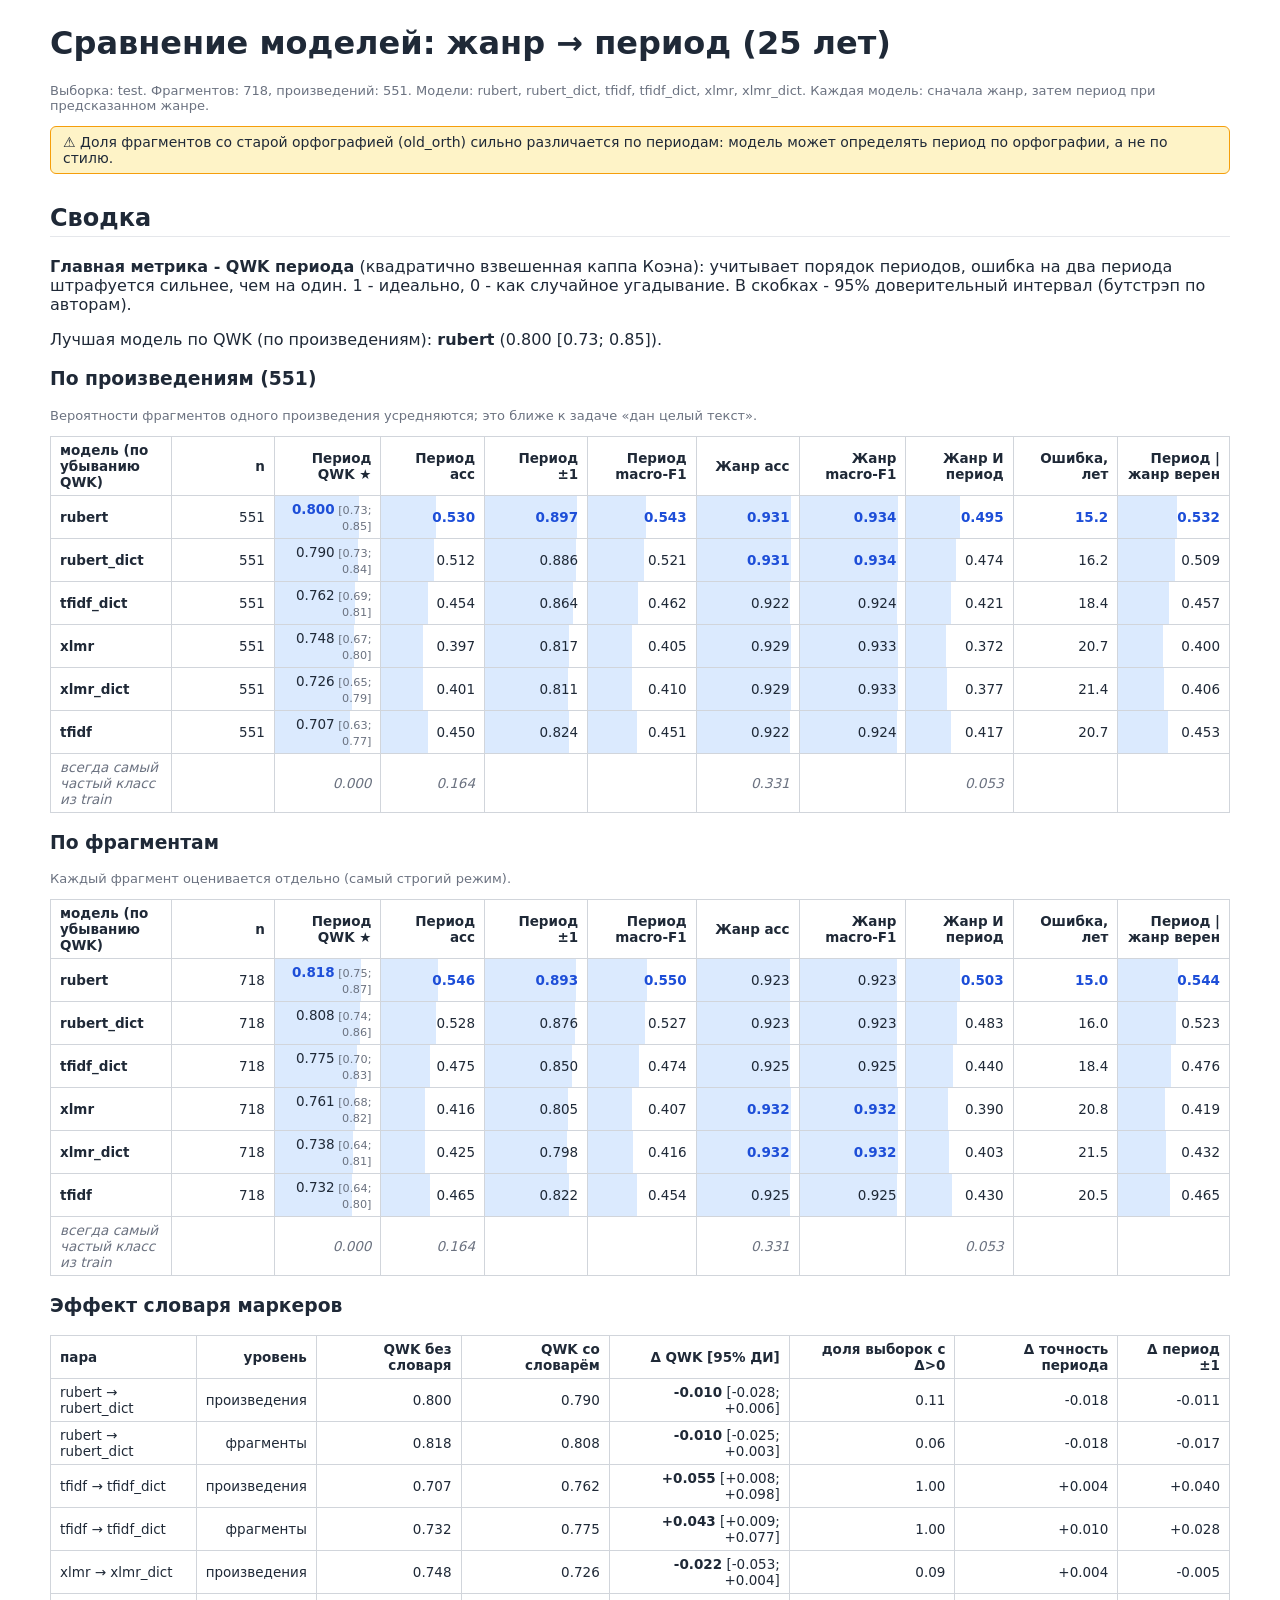
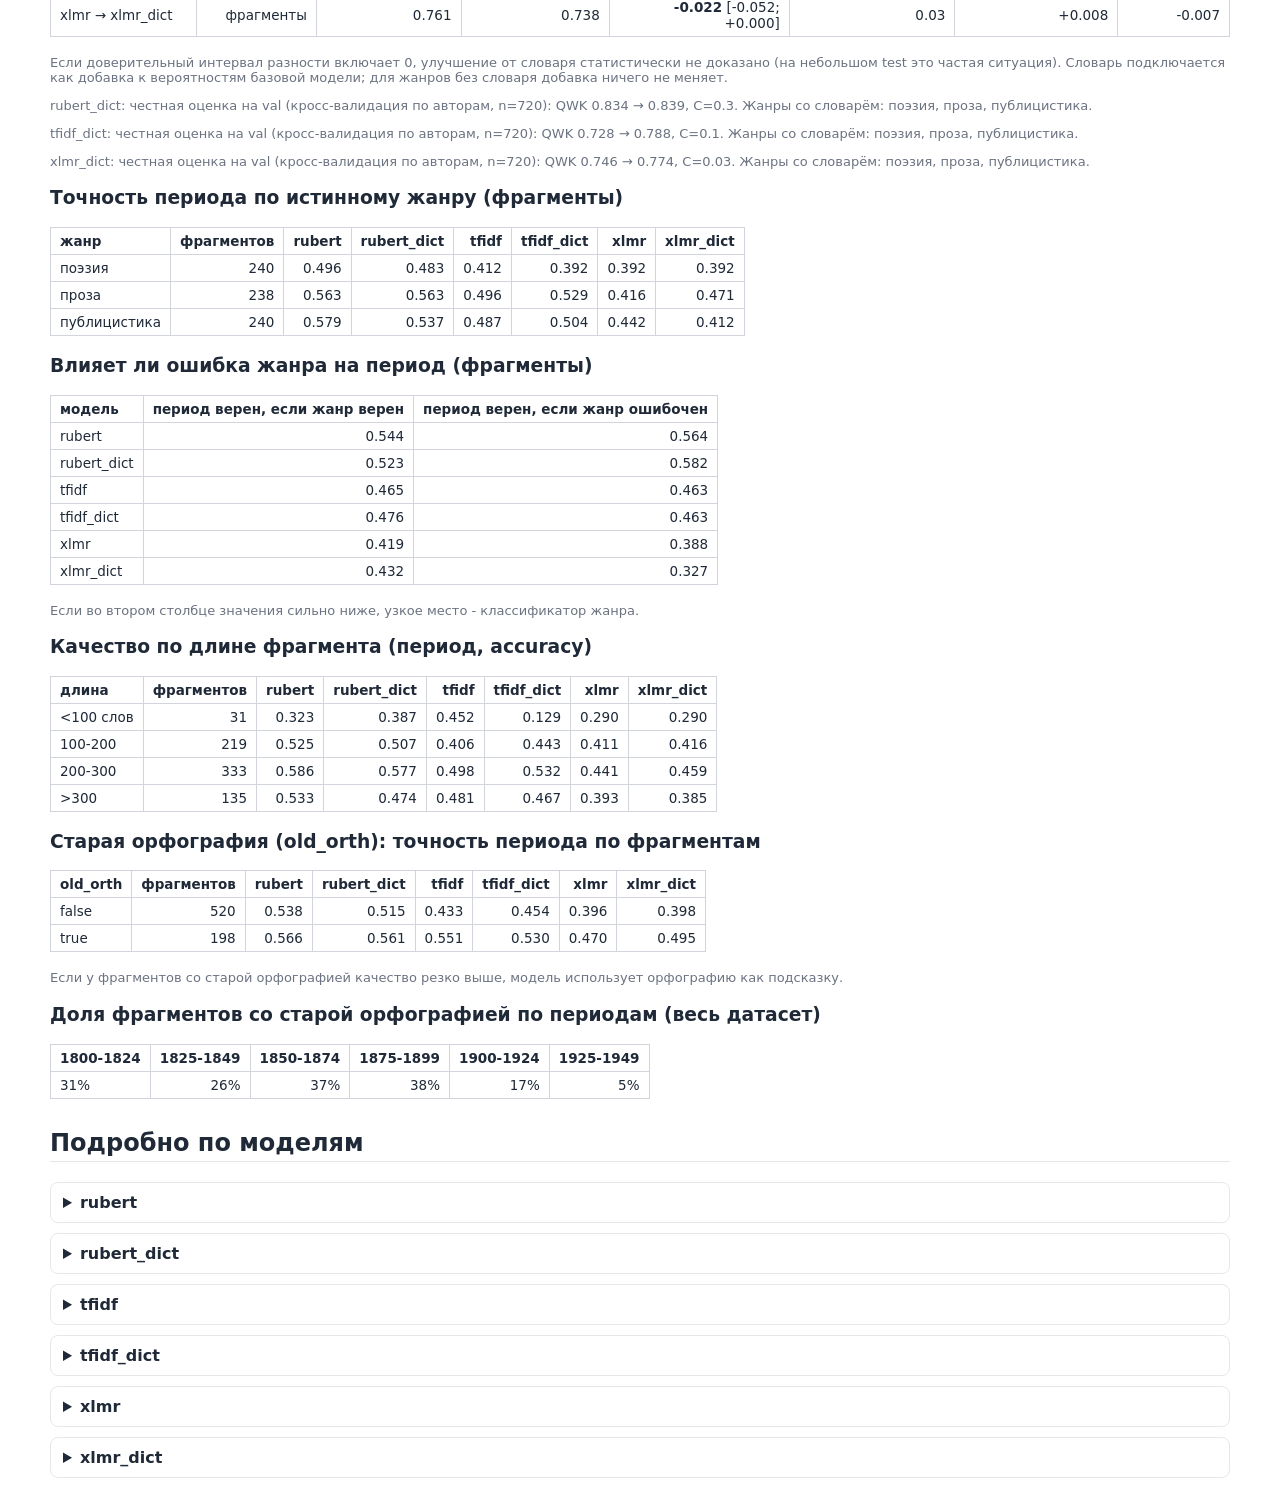
<file: reports/model_comparison.html>
<!doctype html><html lang='ru'><head><meta charset='utf-8'><meta name='viewport' content='width=device-width,initial-scale=1'><title>Сравнение моделей</title><style>:root{color-scheme:light}body{font-family:system-ui,Segoe UI,Arial,sans-serif;max-width:1180px;margin:24px auto;padding:0 16px;color:#1f2937;background:#fff}table{border-collapse:collapse;margin:8px 0 18px;font-size:13.5px}th,td{border:1px solid #d1d5db;padding:5px 9px;text-align:right}th:first-child,td:first-child{text-align:left}.b{font-weight:600}.scroll{overflow-x:auto}.cm td{min-width:42px;text-align:center}.cm td.diag{outline:2px solid #1d4ed8;outline-offset:-2px}.cmp td{position:relative;min-width:84px}.cmp td i{position:absolute;left:0;top:0;bottom:0;background:#dbeafe;z-index:0}.cmp td span{position:relative;z-index:1}.cmp td.best{font-weight:700;color:#1d4ed8}.cmp tr.base td{color:#6b7280;font-style:italic}.warn{background:#fef3c7;border:1px solid #f59e0b;padding:7px 12px;border-radius:6px;margin:5px 0;font-size:14px}.note{color:#6b7280;font-size:13px}small{font-weight:400;color:#6b7280}details{margin:10px 0;border:1px solid #e5e7eb;border-radius:8px;padding:6px 12px}summary{cursor:pointer;font-weight:600;font-size:16px;padding:4px 0}td.t{text-align:left;max-width:460px;font-size:12px}h2{margin-top:30px;border-bottom:1px solid #e5e7eb;padding-bottom:4px}</style></head><body><h1>Сравнение моделей: жанр → период (25 лет)</h1><p class='note'>Выборка: test. Фрагментов: 718, произведений: 551. Модели: rubert, rubert_dict, tfidf, tfidf_dict, xlmr, xlmr_dict. Каждая модель: сначала жанр, затем период при предсказанном жанре.</p><div class='warn'>⚠ Доля фрагментов со старой орфографией (old_orth) сильно различается по периодам: модель может определять период по орфографии, а не по стилю.</div><h2>Сводка</h2><p><b>Главная метрика - QWK периода</b> (квадратично взвешенная каппа Коэна): учитывает порядок периодов, ошибка на два периода штрафуется сильнее, чем на один. 1 - идеально, 0 - как случайное угадывание. В скобках - 95% доверительный интервал (бутстрэп по авторам).</p><p>Лучшая модель по QWK (по произведениям): <b>rubert</b> (0.800 [0.73; 0.85]).</p><h3>По произведениям (551)</h3><p class='note'>Вероятности фрагментов одного произведения усредняются; это ближе к задаче «дан целый текст».</p><table class='cmp'><tr><th>модель (по убыванию QWK)</th><th>n</th><th>Период QWK ★</th><th>Период acc</th><th>Период ±1</th><th>Период macro-F1</th><th>Жанр acc</th><th>Жанр macro-F1</th><th>Жанр И период</th><th>Ошибка, лет</th><th>Период | жанр верен</th></tr><tr><td><b>rubert</b></td><td>551</td><td class='best'><i style='width:80%'></i><span>0.800<small> [0.73; 0.85]</small></span></td><td class='best'><i style='width:53%'></i><span>0.530</span></td><td class='best'><i style='width:90%'></i><span>0.897</span></td><td class='best'><i style='width:54%'></i><span>0.543</span></td><td class='best'><i style='width:93%'></i><span>0.931</span></td><td class='best'><i style='width:93%'></i><span>0.934</span></td><td class='best'><i style='width:50%'></i><span>0.495</span></td><td class='best'><span>15.2</span></td><td class='best'><i style='width:53%'></i><span>0.532</span></td></tr><tr><td><b>rubert_dict</b></td><td>551</td><td><i style='width:79%'></i><span>0.790<small> [0.73; 0.84]</small></span></td><td><i style='width:51%'></i><span>0.512</span></td><td><i style='width:89%'></i><span>0.886</span></td><td><i style='width:52%'></i><span>0.521</span></td><td class='best'><i style='width:93%'></i><span>0.931</span></td><td class='best'><i style='width:93%'></i><span>0.934</span></td><td><i style='width:47%'></i><span>0.474</span></td><td><span>16.2</span></td><td><i style='width:51%'></i><span>0.509</span></td></tr><tr><td><b>tfidf_dict</b></td><td>551</td><td><i style='width:76%'></i><span>0.762<small> [0.69; 0.81]</small></span></td><td><i style='width:45%'></i><span>0.454</span></td><td><i style='width:86%'></i><span>0.864</span></td><td><i style='width:46%'></i><span>0.462</span></td><td><i style='width:92%'></i><span>0.922</span></td><td><i style='width:92%'></i><span>0.924</span></td><td><i style='width:42%'></i><span>0.421</span></td><td><span>18.4</span></td><td><i style='width:46%'></i><span>0.457</span></td></tr><tr><td><b>xlmr</b></td><td>551</td><td><i style='width:75%'></i><span>0.748<small> [0.67; 0.80]</small></span></td><td><i style='width:40%'></i><span>0.397</span></td><td><i style='width:82%'></i><span>0.817</span></td><td><i style='width:41%'></i><span>0.405</span></td><td><i style='width:93%'></i><span>0.929</span></td><td><i style='width:93%'></i><span>0.933</span></td><td><i style='width:37%'></i><span>0.372</span></td><td><span>20.7</span></td><td><i style='width:40%'></i><span>0.400</span></td></tr><tr><td><b>xlmr_dict</b></td><td>551</td><td><i style='width:73%'></i><span>0.726<small> [0.65; 0.79]</small></span></td><td><i style='width:40%'></i><span>0.401</span></td><td><i style='width:81%'></i><span>0.811</span></td><td><i style='width:41%'></i><span>0.410</span></td><td><i style='width:93%'></i><span>0.929</span></td><td><i style='width:93%'></i><span>0.933</span></td><td><i style='width:38%'></i><span>0.377</span></td><td><span>21.4</span></td><td><i style='width:41%'></i><span>0.406</span></td></tr><tr><td><b>tfidf</b></td><td>551</td><td><i style='width:71%'></i><span>0.707<small> [0.63; 0.77]</small></span></td><td><i style='width:45%'></i><span>0.450</span></td><td><i style='width:82%'></i><span>0.824</span></td><td><i style='width:45%'></i><span>0.451</span></td><td><i style='width:92%'></i><span>0.922</span></td><td><i style='width:92%'></i><span>0.924</span></td><td><i style='width:42%'></i><span>0.417</span></td><td><span>20.7</span></td><td><i style='width:45%'></i><span>0.453</span></td></tr><tr class='base'><td>всегда самый частый класс из train</td><td></td><td>0.000</td><td>0.164</td><td></td><td></td><td>0.331</td><td></td><td>0.053</td><td></td><td></td></tr></table><h3>По фрагментам</h3><p class='note'>Каждый фрагмент оценивается отдельно (самый строгий режим).</p><table class='cmp'><tr><th>модель (по убыванию QWK)</th><th>n</th><th>Период QWK ★</th><th>Период acc</th><th>Период ±1</th><th>Период macro-F1</th><th>Жанр acc</th><th>Жанр macro-F1</th><th>Жанр И период</th><th>Ошибка, лет</th><th>Период | жанр верен</th></tr><tr><td><b>rubert</b></td><td>718</td><td class='best'><i style='width:82%'></i><span>0.818<small> [0.75; 0.87]</small></span></td><td class='best'><i style='width:55%'></i><span>0.546</span></td><td class='best'><i style='width:89%'></i><span>0.893</span></td><td class='best'><i style='width:55%'></i><span>0.550</span></td><td><i style='width:92%'></i><span>0.923</span></td><td><i style='width:92%'></i><span>0.923</span></td><td class='best'><i style='width:50%'></i><span>0.503</span></td><td class='best'><span>15.0</span></td><td class='best'><i style='width:54%'></i><span>0.544</span></td></tr><tr><td><b>rubert_dict</b></td><td>718</td><td><i style='width:81%'></i><span>0.808<small> [0.74; 0.86]</small></span></td><td><i style='width:53%'></i><span>0.528</span></td><td><i style='width:88%'></i><span>0.876</span></td><td><i style='width:53%'></i><span>0.527</span></td><td><i style='width:92%'></i><span>0.923</span></td><td><i style='width:92%'></i><span>0.923</span></td><td><i style='width:48%'></i><span>0.483</span></td><td><span>16.0</span></td><td><i style='width:52%'></i><span>0.523</span></td></tr><tr><td><b>tfidf_dict</b></td><td>718</td><td><i style='width:78%'></i><span>0.775<small> [0.70; 0.83]</small></span></td><td><i style='width:47%'></i><span>0.475</span></td><td><i style='width:85%'></i><span>0.850</span></td><td><i style='width:47%'></i><span>0.474</span></td><td><i style='width:92%'></i><span>0.925</span></td><td><i style='width:92%'></i><span>0.925</span></td><td><i style='width:44%'></i><span>0.440</span></td><td><span>18.4</span></td><td><i style='width:48%'></i><span>0.476</span></td></tr><tr><td><b>xlmr</b></td><td>718</td><td><i style='width:76%'></i><span>0.761<small> [0.68; 0.82]</small></span></td><td><i style='width:42%'></i><span>0.416</span></td><td><i style='width:81%'></i><span>0.805</span></td><td><i style='width:41%'></i><span>0.407</span></td><td class='best'><i style='width:93%'></i><span>0.932</span></td><td class='best'><i style='width:93%'></i><span>0.932</span></td><td><i style='width:39%'></i><span>0.390</span></td><td><span>20.8</span></td><td><i style='width:42%'></i><span>0.419</span></td></tr><tr><td><b>xlmr_dict</b></td><td>718</td><td><i style='width:74%'></i><span>0.738<small> [0.64; 0.81]</small></span></td><td><i style='width:42%'></i><span>0.425</span></td><td><i style='width:80%'></i><span>0.798</span></td><td><i style='width:42%'></i><span>0.416</span></td><td class='best'><i style='width:93%'></i><span>0.932</span></td><td class='best'><i style='width:93%'></i><span>0.932</span></td><td><i style='width:40%'></i><span>0.403</span></td><td><span>21.5</span></td><td><i style='width:43%'></i><span>0.432</span></td></tr><tr><td><b>tfidf</b></td><td>718</td><td><i style='width:73%'></i><span>0.732<small> [0.64; 0.80]</small></span></td><td><i style='width:47%'></i><span>0.465</span></td><td><i style='width:82%'></i><span>0.822</span></td><td><i style='width:45%'></i><span>0.454</span></td><td><i style='width:92%'></i><span>0.925</span></td><td><i style='width:92%'></i><span>0.925</span></td><td><i style='width:43%'></i><span>0.430</span></td><td><span>20.5</span></td><td><i style='width:47%'></i><span>0.465</span></td></tr><tr class='base'><td>всегда самый частый класс из train</td><td></td><td>0.000</td><td>0.164</td><td></td><td></td><td>0.331</td><td></td><td>0.053</td><td></td><td></td></tr></table><h3>Эффект словаря маркеров</h3><table><tr><th>пара</th><th>уровень</th><th>QWK без словаря</th><th>QWK со словарём</th><th>Δ QWK [95% ДИ]</th><th>доля выборок с Δ&gt;0</th><th>Δ точность периода</th><th>Δ период ±1</th></tr><tr><td>rubert → rubert_dict</td><td>произведения</td><td>0.800</td><td>0.790</td><td><b>-0.010</b> [-0.028; +0.006]</td><td>0.11</td><td>-0.018</td><td>-0.011</td></tr><tr><td>rubert → rubert_dict</td><td>фрагменты</td><td>0.818</td><td>0.808</td><td><b>-0.010</b> [-0.025; +0.003]</td><td>0.06</td><td>-0.018</td><td>-0.017</td></tr><tr><td>tfidf → tfidf_dict</td><td>произведения</td><td>0.707</td><td>0.762</td><td><b>+0.055</b> [+0.008; +0.098]</td><td>1.00</td><td>+0.004</td><td>+0.040</td></tr><tr><td>tfidf → tfidf_dict</td><td>фрагменты</td><td>0.732</td><td>0.775</td><td><b>+0.043</b> [+0.009; +0.077]</td><td>1.00</td><td>+0.010</td><td>+0.028</td></tr><tr><td>xlmr → xlmr_dict</td><td>произведения</td><td>0.748</td><td>0.726</td><td><b>-0.022</b> [-0.053; +0.004]</td><td>0.09</td><td>+0.004</td><td>-0.005</td></tr><tr><td>xlmr → xlmr_dict</td><td>фрагменты</td><td>0.761</td><td>0.738</td><td><b>-0.022</b> [-0.052; +0.000]</td><td>0.03</td><td>+0.008</td><td>-0.007</td></tr></table><p class='note'>Если доверительный интервал разности включает 0, улучшение от словаря статистически не доказано (на небольшом test это частая ситуация). Словарь подключается как добавка к вероятностям базовой модели; для жанров без словаря добавка ничего не меняет.</p><p class='note'>rubert_dict: честная оценка на val (кросс-валидация по авторам, n=720): QWK 0.834 → 0.839, C=0.3. Жанры со словарём: поэзия, проза, публицистика.</p><p class='note'>tfidf_dict: честная оценка на val (кросс-валидация по авторам, n=720): QWK 0.728 → 0.788, C=0.1. Жанры со словарём: поэзия, проза, публицистика.</p><p class='note'>xlmr_dict: честная оценка на val (кросс-валидация по авторам, n=720): QWK 0.746 → 0.774, C=0.03. Жанры со словарём: поэзия, проза, публицистика.</p><h3>Точность периода по истинному жанру (фрагменты)</h3><table><tr><th>жанр</th><th>фрагментов</th><th>rubert</th><th>rubert_dict</th><th>tfidf</th><th>tfidf_dict</th><th>xlmr</th><th>xlmr_dict</th></tr><tr><td>поэзия</td><td>240</td><td>0.496</td><td>0.483</td><td>0.412</td><td>0.392</td><td>0.392</td><td>0.392</td></tr><tr><td>проза</td><td>238</td><td>0.563</td><td>0.563</td><td>0.496</td><td>0.529</td><td>0.416</td><td>0.471</td></tr><tr><td>публицистика</td><td>240</td><td>0.579</td><td>0.537</td><td>0.487</td><td>0.504</td><td>0.442</td><td>0.412</td></tr></table><h3>Влияет ли ошибка жанра на период (фрагменты)</h3><table><tr><th>модель</th><th>период верен, если жанр верен</th><th>период верен, если жанр ошибочен</th></tr><tr><td>rubert</td><td>0.544</td><td>0.564</td></tr><tr><td>rubert_dict</td><td>0.523</td><td>0.582</td></tr><tr><td>tfidf</td><td>0.465</td><td>0.463</td></tr><tr><td>tfidf_dict</td><td>0.476</td><td>0.463</td></tr><tr><td>xlmr</td><td>0.419</td><td>0.388</td></tr><tr><td>xlmr_dict</td><td>0.432</td><td>0.327</td></tr></table><p class='note'>Если во втором столбце значения сильно ниже, узкое место - классификатор жанра.</p><h3>Качество по длине фрагмента (период, accuracy)</h3><table><tr><th>длина</th><th>фрагментов</th><th>rubert</th><th>rubert_dict</th><th>tfidf</th><th>tfidf_dict</th><th>xlmr</th><th>xlmr_dict</th></tr><tr><td><100 слов</td><td>31</td><td>0.323</td><td>0.387</td><td>0.452</td><td>0.129</td><td>0.290</td><td>0.290</td></tr><tr><td>100-200</td><td>219</td><td>0.525</td><td>0.507</td><td>0.406</td><td>0.443</td><td>0.411</td><td>0.416</td></tr><tr><td>200-300</td><td>333</td><td>0.586</td><td>0.577</td><td>0.498</td><td>0.532</td><td>0.441</td><td>0.459</td></tr><tr><td>>300</td><td>135</td><td>0.533</td><td>0.474</td><td>0.481</td><td>0.467</td><td>0.393</td><td>0.385</td></tr></table><h3>Старая орфография (old_orth): точность периода по фрагментам</h3><table><tr><th>old_orth</th><th>фрагментов</th><th>rubert</th><th>rubert_dict</th><th>tfidf</th><th>tfidf_dict</th><th>xlmr</th><th>xlmr_dict</th></tr><tr><td>false</td><td>520</td><td>0.538</td><td>0.515</td><td>0.433</td><td>0.454</td><td>0.396</td><td>0.398</td></tr><tr><td>true</td><td>198</td><td>0.566</td><td>0.561</td><td>0.551</td><td>0.530</td><td>0.470</td><td>0.495</td></tr></table><p class='note'>Если у фрагментов со старой орфографией качество резко выше, модель использует орфографию как подсказку.</p><h3>Доля фрагментов со старой орфографией по периодам (весь датасет)</h3><table><tr><th>1800-1824</th><th>1825-1849</th><th>1850-1874</th><th>1875-1899</th><th>1900-1924</th><th>1925-1949</th></tr><tr><td>31%</td><td>26%</td><td>37%</td><td>38%</td><td>17%</td><td>5%</td></tr></table><h2>Подробно по моделям</h2><details><summary>rubert</summary><p class='note'>DeepPavlov/rubert-base-cased; train: 5780 фрагментов; время обучения: 1076 с.</p><h3>rubert: по произведениям</h3><h4>Матрица ошибок: жанр</h4><div class='scroll'><table class='cm'><tr><th>истина ↓ / модель →</th><th>поэзия</th><th>проза</th><th>публицистика</th><th>всего</th></tr><tr><th>поэзия</th><td class='diag' style='background:rgba(37,99,235,1.00)'>155</td><td style='background:rgba(37,99,235,0.00)'></td><td style='background:rgba(37,99,235,0.00)'></td><td>155</td></tr><tr><th>проза</th><td style='background:rgba(37,99,235,0.01)'>2</td><td class='diag' style='background:rgba(37,99,235,0.89)'>157</td><td style='background:rgba(37,99,235,0.10)'>17</td><td>176</td></tr><tr><th>публицистика</th><td style='background:rgba(37,99,235,0.01)'>2</td><td style='background:rgba(37,99,235,0.08)'>17</td><td class='diag' style='background:rgba(37,99,235,0.91)'>201</td><td>220</td></tr></table></div><h4>Матрица ошибок: период</h4><div class='scroll'><table class='cm'><tr><th>истина ↓ / модель →</th><th>1800-1824</th><th>1825-1849</th><th>1850-1874</th><th>1875-1899</th><th>1900-1924</th><th>1925-1949</th><th>всего</th></tr><tr><th>1800-1824</th><td class='diag' style='background:rgba(37,99,235,0.71)'>39</td><td style='background:rgba(37,99,235,0.24)'>13</td><td style='background:rgba(37,99,235,0.05)'>3</td><td style='background:rgba(37,99,235,0.00)'></td><td style='background:rgba(37,99,235,0.00)'></td><td style='background:rgba(37,99,235,0.00)'></td><td>55</td></tr><tr><th>1825-1849</th><td style='background:rgba(37,99,235,0.18)'>17</td><td class='diag' style='background:rgba(37,99,235,0.44)'>42</td><td style='background:rgba(37,99,235,0.23)'>22</td><td style='background:rgba(37,99,235,0.09)'>9</td><td style='background:rgba(37,99,235,0.04)'>4</td><td style='background:rgba(37,99,235,0.02)'>2</td><td>96</td></tr><tr><th>1850-1874</th><td style='background:rgba(37,99,235,0.01)'>1</td><td style='background:rgba(37,99,235,0.12)'>12</td><td class='diag' style='background:rgba(37,99,235,0.49)'>50</td><td style='background:rgba(37,99,235,0.32)'>33</td><td style='background:rgba(37,99,235,0.06)'>6</td><td style='background:rgba(37,99,235,0.00)'></td><td>102</td></tr><tr><th>1875-1899</th><td style='background:rgba(37,99,235,0.00)'></td><td style='background:rgba(37,99,235,0.05)'>5</td><td style='background:rgba(37,99,235,0.13)'>13</td><td class='diag' style='background:rgba(37,99,235,0.58)'>56</td><td style='background:rgba(37,99,235,0.21)'>20</td><td style='background:rgba(37,99,235,0.03)'>3</td><td>97</td></tr><tr><th>1900-1924</th><td style='background:rgba(37,99,235,0.01)'>1</td><td style='background:rgba(37,99,235,0.03)'>3</td><td style='background:rgba(37,99,235,0.08)'>9</td><td style='background:rgba(37,99,235,0.16)'>17</td><td class='diag' style='background:rgba(37,99,235,0.54)'>59</td><td style='background:rgba(37,99,235,0.18)'>20</td><td>109</td></tr><tr><th>1925-1949</th><td style='background:rgba(37,99,235,0.00)'></td><td style='background:rgba(37,99,235,0.02)'>2</td><td style='background:rgba(37,99,235,0.03)'>3</td><td style='background:rgba(37,99,235,0.07)'>6</td><td style='background:rgba(37,99,235,0.38)'>35</td><td class='diag' style='background:rgba(37,99,235,0.50)'>46</td><td>92</td></tr></table></div><h3>rubert: по фрагментам</h3><h4>Матрица ошибок: жанр</h4><div class='scroll'><table class='cm'><tr><th>истина ↓ / модель →</th><th>поэзия</th><th>проза</th><th>публицистика</th><th>всего</th></tr><tr><th>поэзия</th><td class='diag' style='background:rgba(37,99,235,0.99)'>237</td><td style='background:rgba(37,99,235,0.00)'>1</td><td style='background:rgba(37,99,235,0.01)'>2</td><td>240</td></tr><tr><th>проза</th><td style='background:rgba(37,99,235,0.00)'>1</td><td class='diag' style='background:rgba(37,99,235,0.87)'>207</td><td style='background:rgba(37,99,235,0.13)'>30</td><td>238</td></tr><tr><th>публицистика</th><td style='background:rgba(37,99,235,0.01)'>2</td><td style='background:rgba(37,99,235,0.08)'>19</td><td class='diag' style='background:rgba(37,99,235,0.91)'>219</td><td>240</td></tr></table></div><h4>Матрица ошибок: период</h4><div class='scroll'><table class='cm'><tr><th>истина ↓ / модель →</th><th>1800-1824</th><th>1825-1849</th><th>1850-1874</th><th>1875-1899</th><th>1900-1924</th><th>1925-1949</th><th>всего</th></tr><tr><th>1800-1824</th><td class='diag' style='background:rgba(37,99,235,0.72)'>85</td><td style='background:rgba(37,99,235,0.22)'>26</td><td style='background:rgba(37,99,235,0.05)'>6</td><td style='background:rgba(37,99,235,0.01)'>1</td><td style='background:rgba(37,99,235,0.00)'></td><td style='background:rgba(37,99,235,0.00)'></td><td>118</td></tr><tr><th>1825-1849</th><td style='background:rgba(37,99,235,0.16)'>19</td><td class='diag' style='background:rgba(37,99,235,0.47)'>56</td><td style='background:rgba(37,99,235,0.23)'>28</td><td style='background:rgba(37,99,235,0.08)'>10</td><td style='background:rgba(37,99,235,0.04)'>5</td><td style='background:rgba(37,99,235,0.02)'>2</td><td>120</td></tr><tr><th>1850-1874</th><td style='background:rgba(37,99,235,0.01)'>1</td><td style='background:rgba(37,99,235,0.13)'>16</td><td class='diag' style='background:rgba(37,99,235,0.46)'>55</td><td style='background:rgba(37,99,235,0.34)'>41</td><td style='background:rgba(37,99,235,0.06)'>7</td><td style='background:rgba(37,99,235,0.00)'></td><td>120</td></tr><tr><th>1875-1899</th><td style='background:rgba(37,99,235,0.00)'></td><td style='background:rgba(37,99,235,0.05)'>6</td><td style='background:rgba(37,99,235,0.15)'>18</td><td class='diag' style='background:rgba(37,99,235,0.58)'>70</td><td style='background:rgba(37,99,235,0.18)'>22</td><td style='background:rgba(37,99,235,0.03)'>4</td><td>120</td></tr><tr><th>1900-1924</th><td style='background:rgba(37,99,235,0.01)'>1</td><td style='background:rgba(37,99,235,0.03)'>4</td><td style='background:rgba(37,99,235,0.09)'>11</td><td style='background:rgba(37,99,235,0.16)'>19</td><td class='diag' style='background:rgba(37,99,235,0.53)'>64</td><td style='background:rgba(37,99,235,0.17)'>21</td><td>120</td></tr><tr><th>1925-1949</th><td style='background:rgba(37,99,235,0.00)'></td><td style='background:rgba(37,99,235,0.03)'>4</td><td style='background:rgba(37,99,235,0.04)'>5</td><td style='background:rgba(37,99,235,0.08)'>10</td><td style='background:rgba(37,99,235,0.33)'>39</td><td class='diag' style='background:rgba(37,99,235,0.52)'>62</td><td>120</td></tr></table></div><h4>Жанр по классам</h4><table><tr><th>класс</th><th>precision</th><th>recall</th><th>F1</th><th>текстов</th></tr><tr><td>поэзия</td><td>0.988</td><td>0.988</td><td>0.988</td><td>240</td></tr><tr><td>проза</td><td>0.912</td><td>0.870</td><td>0.890</td><td>238</td></tr><tr><td>публицистика</td><td>0.873</td><td>0.912</td><td>0.892</td><td>240</td></tr><tr class='b'><td>macro avg</td><td>0.924</td><td>0.923</td><td>0.923</td><td>718</td></tr><tr class='b'><td>weighted avg</td><td>0.924</td><td>0.923</td><td>0.923</td><td>718</td></tr></table><h4>Период по классам</h4><table><tr><th>класс</th><th>precision</th><th>recall</th><th>F1</th><th>текстов</th></tr><tr><td>1800-1824</td><td>0.802</td><td>0.720</td><td>0.759</td><td>118</td></tr><tr><td>1825-1849</td><td>0.500</td><td>0.467</td><td>0.483</td><td>120</td></tr><tr><td>1850-1874</td><td>0.447</td><td>0.458</td><td>0.453</td><td>120</td></tr><tr><td>1875-1899</td><td>0.464</td><td>0.583</td><td>0.517</td><td>120</td></tr><tr><td>1900-1924</td><td>0.467</td><td>0.533</td><td>0.498</td><td>120</td></tr><tr><td>1925-1949</td><td>0.697</td><td>0.517</td><td>0.593</td><td>120</td></tr><tr class='b'><td>macro avg</td><td>0.563</td><td>0.546</td><td>0.550</td><td>718</td></tr><tr class='b'><td>weighted avg</td><td>0.562</td><td>0.546</td><td>0.550</td><td>718</td></tr></table><h3>Ошибки: 357 фрагментов (в отчёте самые далёкие по годам; все - в errors_rubert.csv)</h3><div class='scroll'><table><tr><th>произведение</th><th>жанр: истина → модель</th><th>период: истина → модель</th><th>уверенность периода</th><th>начало текста</th></tr><tr><td>О всеобщей истории (Погодин)</td><td>публицистика → публицистика</td><td>1825-1849 → 1925-1949</td><td>0.45</td><td class='t'>Мидийская — Мидия, Мидийское царство, государство в северо-западных областях Иранского нагорья, возникшее в VII в. до н. э. и при царе Ки-аксаре (правил в 625 или 624—584 гг. до н.</td></tr><tr><td>Юрали (Кузьмина-Караваева)</td><td>проза → проза</td><td>1900-1924 → 1800-1824</td><td>0.83</td><td class='t'>Для тех же, кто завершит путь мой, оставляю я ключ от ворот тайны. И сможет перешагнуть порог ее только тот, кто умертвит сердце свое для судьбы, вам еще неведомой. Имя же ей — мил</td></tr><tr><td>Прозрение в войне (Кузьмина-Караваева)</td><td>публицистика → публицистика</td><td>1825-1849 → 1925-1949</td><td>0.62</td><td class='t'>Это так коснулась тайна смерти сердца любящих и близких. В черный зев свежей могилы летит все — надежды, планы, привычки, расчеты, а главное, смысл, смысл всей жизни. Если видеть э</td></tr><tr><td>Козарин (Коргуев)</td><td>поэзия → поэзия</td><td>1925-1949 → 1825-1849</td><td>0.44</td><td class='t'>Дел делить да пай отпаивать, На перву кисть кладем красна золота, На втору кисть кладем чиста серебра, На третью кисть - тебя, красну девушку, Да раскрасавицу да молодёшеньку. Если</td></tr><tr><td>Приключения студентов (Минцлов)</td><td>проза → проза</td><td>1925-1949 → 1825-1849</td><td>0.53</td><td class='t'>Часовой оглянулся, увидал несколько легких кругов на воде, счел их за всплеск утки или рыбы и опять все внимание устремил на штуки, которые устраивал Марк. Оттуда доносился то хрип</td></tr><tr><td>Речь о конном походе Игоря, Игоря Святославовича, внука Олегова… (Тарловский)</td><td>поэзия → поэзия</td><td>1925-1949 → 1825-1849</td><td>0.56</td><td class='t'>Ты за отчими пределами; В свой престол упершись золотой, Ты в султанов мечешь стрелами. Обстреляй кочевнический сброд, С русских нив Кончака выкурив! Встань как вождь за Святославо</td></tr><tr><td>Речь о конном походе Игоря, Игоря Святославовича, внука Олегова… (Тарловский)</td><td>поэзия → поэзия</td><td>1925-1949 → 1825-1849</td><td>0.27</td><td class='t'>Заградите нехристям проход, Над отчизной стрелы взвихорив, Мстя за храбрый Святославов род, За разбитый панцирь Игорев!» 11. ОДИН В ПОЛЕ НЕ ВОИН Не течет волной серебряной Сула, Уж</td></tr><tr><td>Наполеондер (Амфитеатров)</td><td>проза → проза</td><td>1900-1924 → 1825-1849</td><td>0.55</td><td class='t'>И — что ни покойник на пути — снова слышит он: — За что? И уж не стало у него азарта-прыти, как прежде, пускать коня — скакать по мертвым ратникам, но объезжал он каждаго упокойник</td></tr><tr><td>Речь о конном походе Игоря, Игоря Святославовича, внука Олегова… (Тарловский)</td><td>поэзия → поэзия</td><td>1925-1949 → 1850-1874</td><td>0.32</td><td class='t'>Он жаждет встретиться с Доном: «Зазубрить мне — русские! — любо свой меч, Блуждая по вражьим глубям; То ль головы снимут враги нам с плеч, То ль шлемом Дону пригубим». О вещий Боян</td></tr><tr><td>Исторические сочинения Шиллера (Кареев)</td><td>публицистика → публицистика</td><td>1900-1924 → 1825-1849</td><td>0.69</td><td class='t'>1. Что такое всемирная история и с какою целью мы ей учимся? 2. Нечто о первом человеческом обществе по Моисееву свидетельству. 3. Посланничество Моисея. 4. Законодательство Ликург</td></tr><tr><td>Рассказ волн (Полонский)</td><td>поэзия → поэзия</td><td>1825-1849 → 1900-1924</td><td>0.69</td><td class='t'>Я у моря, грусти полный, Ждал родные паруса. Бурно пенилися волны, Мрачны были небеса, И рассказывали волны Про морские чудеса. Слушай, слушай: «Под волнами Там, среди гранитных ск</td></tr><tr><td>Стихотворения (Радзиевский)</td><td>поэзия → поэзия</td><td>1900-1924 → 1825-1849</td><td>0.44</td><td class='t'>Мы без тебя в отчизну не вернем. Мечтой небес, миражем чудной сказки Опять встает знакомый образ твой, И вижу я, что без твоей указки Нам не пройти житейской мостовой. Где б ни был</td></tr><tr><td>Наполеондер (Амфитеатров)</td><td>проза → проза</td><td>1900-1924 → 1825-1849</td><td>0.58</td><td class='t'>— За что? Стеснилось у Наполеондера воительское сердце. Не имел он духа доехать до пригорка, где тот солдат лежал, повернул коня, поехал к шатру… И — что ни покойник на пути — снов</td></tr><tr><td>Кабы я был царем (Саша Чёрный)</td><td>проза → проза</td><td>1925-1949 → 1850-1874</td><td>0.47</td><td class='t'>Жалованье вам всем, само собой, утрою. На полтинник в месяц и мышь не разгуляется. Солдат, хочь и нижний чин, чай, из того же ребра сделан. Выпить да покурить и ему хочется и мылом</td></tr><tr><td>Почитание Богоматери (Кузьмина-Караваева)</td><td>публицистика → публицистика</td><td>1825-1849 → 1900-1924</td><td>0.62</td><td class='t'>Смерть Христа была вольная, но не естественная; как противоестественная, она могла быть только насильственной. Богочеловек, в силу своего происхождения, был свободен от первородног</td></tr><tr><td>Из очерка «Иркутск летом 1827 года» (Александров)</td><td>публицистика → публицистика</td><td>1825-1849 → 1900-1924</td><td>0.47</td><td class='t'>Он даже не упоминает ни разу об этих массах; рисуемая им программа экономического возрождения Сибири рассчитана исключительно на «возникающее новое поколение иркутских граждан», т.</td></tr><tr><td>Туфелька Нелидовой (Ауслендер)</td><td>проза → публицистика</td><td>1925-1949 → 1850-1874</td><td>0.39</td><td class='t'>Она не могла говорить, слезы душили ее. Нагнувшись, она поцеловала желтую костлявую руку господина Кюхнера. Через неделю Кюхнер умер. Как известно, в марте того же года страшная см</td></tr><tr><td>Козарин (Коргуев)</td><td>поэзия → поэзия</td><td>1925-1949 → 1850-1874</td><td>0.54</td><td class='t'>И поедем с тобой ко божьёй церквы, Ко божьёй церквы да повенчаемся&quot;. Тогда берет Козарин ей из-под бела́ шатра, Посадил ей на добра́ коня, Приехали они ко божьёй церквы, Говорит то</td></tr><tr><td>Ночь в горах Шотландии (Полонский)</td><td>поэзия → поэзия</td><td>1825-1849 → 1900-1924</td><td>0.62</td><td class='t'>Спишь ли ты, брат мой? Уж ночь остыла; В холодный, Серебряный блеск Потонули вершины Громадных Синеющих гор. И тихо, и ясно, И слышно, как с гулом Катится в бездну Оторванный камен</td></tr><tr><td>Ольга (Катенин)</td><td>поэзия → поэзия</td><td>1800-1824 → 1875-1899</td><td>0.48</td><td class='t'>С двери вдруг хлыста ударом Спали петли и запор. Конь в ограду; там — кладбище, Мертвых вечное жилище; Светят камни на гробах В бледных месяца лучах. Что же мигом пред собою Видит </td></tr><tr><td>Машенька (Майков)</td><td>поэзия → поэзия</td><td>1825-1849 → 1900-1924</td><td>0.64</td><td class='t'>Вы, женщины, вы корень зла всего. Одушевить язык своей улыбкой, Сродить его с своей природой гибкой И женским сердцем воспитать его Вы не хотите… Грубая ошибка: Как ни возись с упр</td></tr><tr><td>Речь о конном походе Игоря, Игоря Святославовича, внука Олегова… (Тарловский)</td><td>поэзия → поэзия</td><td>1925-1949 → 1850-1874</td><td>0.43</td><td class='t'>Князь, исполненный достоинства; Он разбил бы половцев, послав Тьмы черниговского воинства. Тьмы татранов, топчаков, ревуг, Тьмы шельбиров кормит родина, Тьмы ольберов годны для усл</td></tr><tr><td>Средневековые тени (Амфитеатров)</td><td>проза → проза</td><td>1900-1924 → 1850-1874</td><td>0.41</td><td class='t'>Долго пили сирота и опекун ея горькую чашу обид и притеснений, — наконец, слышит Петр Бометц: вернулся в свои владения Гильом сир де-Коньикур, могучий и честный герой, друг императ</td></tr><tr><td>Из моего дневника (Гарин-Михайловский)</td><td>публицистика → проза</td><td>1875-1899 → 1925-1949</td><td>0.68</td><td class='t'>Вот и Феодосия: сталью сверкнувшее море, а с ним и знакомый запах морской травы и канатов, знакомый шум нежного прибоя и отлогий с ракушками берег. Ужин в красной комнате, в аромат</td></tr><tr><td>Серый барин (Клычков)</td><td>проза → проза</td><td>1925-1949 → 1875-1899</td><td>0.52</td><td class='t'>Да только куда же и когда барин ушел?.. Вот дивеса!.. — Ишь, какой важный котище… как старшина!.. — сказал Петр Кирилыч, садясь на прежнее место… Кот поглядел на него из-за лапки, </td></tr><tr><td>Хорошо жить на свете! (Новицкая)</td><td>проза → проза</td><td>1900-1924 → 1850-1874</td><td>0.54</td><td class='t'>Вечером мы попросились в лес за сучьями. Нам дали в провожатые нашу Глашу, и мы отправились. Лес от нас тут недалеко есть. Наломали мы веток очень много, я думаю, на два дома хвати</td></tr><tr><td>Отец и сын (Де-Пуле)</td><td>публицистика → публицистика</td><td>1875-1899 → 1825-1849</td><td>0.54</td><td class='t'>Приезд ея привлек в дом Второвых толпы гостей, старых и новых знакомцев; к числу последних принадлежали два генерала: Жемчужников (Аппол. Степ.) и Головнин (Вас. Дан.), оренбургски</td></tr><tr><td>Емшан (Майков)</td><td>поэзия → поэзия</td><td>1850-1874 → 1900-1924</td><td>0.55</td><td class='t'>Как бы почуя в сердце рану, За грудь схватился… Всё глядят: Он — грозный хан, что ж это значит? Он, пред которым все дрожат, — Пучок травы целуя, плачет! И вдруг, взмахнувши кулако</td></tr><tr><td>Дорога (Кузьмина-Караваева)</td><td>поэзия → поэзия</td><td>1900-1924 → 1850-1874</td><td>0.47</td><td class='t'>И брат любимый — каждый встречный. От долгих верст устали ноги, И много примелькалось лиц. Ведь гнезда есть у вольных птиц, И у зверей земных — берлоги. Да, видно, так назначено, Т</td></tr><tr><td>Василько Теребовль (Гнедич)</td><td>поэзия → поэзия</td><td>1800-1824 → 1850-1874</td><td>0.38</td><td class='t'>Ночь каждую с хвостом над градом бродит, Недаром знамение небесное грозит, С небес оно, зловещее, не сходит. И таинственный страх на сердце нам наводит. То Божий гнев, то кнут злов</td></tr></table></div></details><details><summary>rubert_dict</summary><p class='note'>базовая «rubert» + словарь маркеров; train: 5780 фрагментов; время обучения: 1076 с.</p><h3>rubert_dict: по произведениям</h3><h4>Матрица ошибок: жанр</h4><div class='scroll'><table class='cm'><tr><th>истина ↓ / модель →</th><th>поэзия</th><th>проза</th><th>публицистика</th><th>всего</th></tr><tr><th>поэзия</th><td class='diag' style='background:rgba(37,99,235,1.00)'>155</td><td style='background:rgba(37,99,235,0.00)'></td><td style='background:rgba(37,99,235,0.00)'></td><td>155</td></tr><tr><th>проза</th><td style='background:rgba(37,99,235,0.01)'>2</td><td class='diag' style='background:rgba(37,99,235,0.89)'>157</td><td style='background:rgba(37,99,235,0.10)'>17</td><td>176</td></tr><tr><th>публицистика</th><td style='background:rgba(37,99,235,0.01)'>2</td><td style='background:rgba(37,99,235,0.08)'>17</td><td class='diag' style='background:rgba(37,99,235,0.91)'>201</td><td>220</td></tr></table></div><h4>Матрица ошибок: период</h4><div class='scroll'><table class='cm'><tr><th>истина ↓ / модель →</th><th>1800-1824</th><th>1825-1849</th><th>1850-1874</th><th>1875-1899</th><th>1900-1924</th><th>1925-1949</th><th>всего</th></tr><tr><th>1800-1824</th><td class='diag' style='background:rgba(37,99,235,0.71)'>39</td><td style='background:rgba(37,99,235,0.25)'>14</td><td style='background:rgba(37,99,235,0.02)'>1</td><td style='background:rgba(37,99,235,0.02)'>1</td><td style='background:rgba(37,99,235,0.00)'></td><td style='background:rgba(37,99,235,0.00)'></td><td>55</td></tr><tr><th>1825-1849</th><td style='background:rgba(37,99,235,0.23)'>22</td><td class='diag' style='background:rgba(37,99,235,0.35)'>34</td><td style='background:rgba(37,99,235,0.30)'>29</td><td style='background:rgba(37,99,235,0.03)'>3</td><td style='background:rgba(37,99,235,0.06)'>6</td><td style='background:rgba(37,99,235,0.02)'>2</td><td>96</td></tr><tr><th>1850-1874</th><td style='background:rgba(37,99,235,0.01)'>1</td><td style='background:rgba(37,99,235,0.09)'>9</td><td class='diag' style='background:rgba(37,99,235,0.56)'>57</td><td style='background:rgba(37,99,235,0.23)'>23</td><td style='background:rgba(37,99,235,0.12)'>12</td><td style='background:rgba(37,99,235,0.00)'></td><td>102</td></tr><tr><th>1875-1899</th><td style='background:rgba(37,99,235,0.00)'></td><td style='background:rgba(37,99,235,0.04)'>4</td><td style='background:rgba(37,99,235,0.21)'>20</td><td class='diag' style='background:rgba(37,99,235,0.43)'>42</td><td style='background:rgba(37,99,235,0.27)'>26</td><td style='background:rgba(37,99,235,0.05)'>5</td><td>97</td></tr><tr><th>1900-1924</th><td style='background:rgba(37,99,235,0.01)'>1</td><td style='background:rgba(37,99,235,0.04)'>4</td><td style='background:rgba(37,99,235,0.10)'>11</td><td style='background:rgba(37,99,235,0.11)'>12</td><td class='diag' style='background:rgba(37,99,235,0.51)'>56</td><td style='background:rgba(37,99,235,0.23)'>25</td><td>109</td></tr><tr><th>1925-1949</th><td style='background:rgba(37,99,235,0.00)'></td><td style='background:rgba(37,99,235,0.01)'>1</td><td style='background:rgba(37,99,235,0.05)'>5</td><td style='background:rgba(37,99,235,0.07)'>6</td><td style='background:rgba(37,99,235,0.28)'>26</td><td class='diag' style='background:rgba(37,99,235,0.59)'>54</td><td>92</td></tr></table></div><h3>rubert_dict: по фрагментам</h3><h4>Матрица ошибок: жанр</h4><div class='scroll'><table class='cm'><tr><th>истина ↓ / модель →</th><th>поэзия</th><th>проза</th><th>публицистика</th><th>всего</th></tr><tr><th>поэзия</th><td class='diag' style='background:rgba(37,99,235,0.99)'>237</td><td style='background:rgba(37,99,235,0.00)'>1</td><td style='background:rgba(37,99,235,0.01)'>2</td><td>240</td></tr><tr><th>проза</th><td style='background:rgba(37,99,235,0.00)'>1</td><td class='diag' style='background:rgba(37,99,235,0.87)'>207</td><td style='background:rgba(37,99,235,0.13)'>30</td><td>238</td></tr><tr><th>публицистика</th><td style='background:rgba(37,99,235,0.01)'>2</td><td style='background:rgba(37,99,235,0.08)'>19</td><td class='diag' style='background:rgba(37,99,235,0.91)'>219</td><td>240</td></tr></table></div><h4>Матрица ошибок: период</h4><div class='scroll'><table class='cm'><tr><th>истина ↓ / модель →</th><th>1800-1824</th><th>1825-1849</th><th>1850-1874</th><th>1875-1899</th><th>1900-1924</th><th>1925-1949</th><th>всего</th></tr><tr><th>1800-1824</th><td class='diag' style='background:rgba(37,99,235,0.78)'>92</td><td style='background:rgba(37,99,235,0.14)'>17</td><td style='background:rgba(37,99,235,0.06)'>7</td><td style='background:rgba(37,99,235,0.01)'>1</td><td style='background:rgba(37,99,235,0.01)'>1</td><td style='background:rgba(37,99,235,0.00)'></td><td>118</td></tr><tr><th>1825-1849</th><td style='background:rgba(37,99,235,0.23)'>27</td><td class='diag' style='background:rgba(37,99,235,0.32)'>38</td><td style='background:rgba(37,99,235,0.35)'>42</td><td style='background:rgba(37,99,235,0.04)'>5</td><td style='background:rgba(37,99,235,0.05)'>6</td><td style='background:rgba(37,99,235,0.02)'>2</td><td>120</td></tr><tr><th>1850-1874</th><td style='background:rgba(37,99,235,0.02)'>2</td><td style='background:rgba(37,99,235,0.09)'>11</td><td class='diag' style='background:rgba(37,99,235,0.54)'>65</td><td style='background:rgba(37,99,235,0.23)'>27</td><td style='background:rgba(37,99,235,0.12)'>15</td><td style='background:rgba(37,99,235,0.00)'></td><td>120</td></tr><tr><th>1875-1899</th><td style='background:rgba(37,99,235,0.00)'></td><td style='background:rgba(37,99,235,0.05)'>6</td><td style='background:rgba(37,99,235,0.20)'>24</td><td class='diag' style='background:rgba(37,99,235,0.44)'>53</td><td style='background:rgba(37,99,235,0.26)'>31</td><td style='background:rgba(37,99,235,0.05)'>6</td><td>120</td></tr><tr><th>1900-1924</th><td style='background:rgba(37,99,235,0.01)'>1</td><td style='background:rgba(37,99,235,0.03)'>4</td><td style='background:rgba(37,99,235,0.11)'>13</td><td style='background:rgba(37,99,235,0.12)'>15</td><td class='diag' style='background:rgba(37,99,235,0.52)'>62</td><td style='background:rgba(37,99,235,0.21)'>25</td><td>120</td></tr><tr><th>1925-1949</th><td style='background:rgba(37,99,235,0.00)'></td><td style='background:rgba(37,99,235,0.03)'>3</td><td style='background:rgba(37,99,235,0.06)'>7</td><td style='background:rgba(37,99,235,0.08)'>10</td><td style='background:rgba(37,99,235,0.26)'>31</td><td class='diag' style='background:rgba(37,99,235,0.57)'>69</td><td>120</td></tr></table></div><h4>Жанр по классам</h4><table><tr><th>класс</th><th>precision</th><th>recall</th><th>F1</th><th>текстов</th></tr><tr><td>поэзия</td><td>0.988</td><td>0.988</td><td>0.988</td><td>240</td></tr><tr><td>проза</td><td>0.912</td><td>0.870</td><td>0.890</td><td>238</td></tr><tr><td>публицистика</td><td>0.873</td><td>0.912</td><td>0.892</td><td>240</td></tr><tr class='b'><td>macro avg</td><td>0.924</td><td>0.923</td><td>0.923</td><td>718</td></tr><tr class='b'><td>weighted avg</td><td>0.924</td><td>0.923</td><td>0.923</td><td>718</td></tr></table><h4>Период по классам</h4><table><tr><th>класс</th><th>precision</th><th>recall</th><th>F1</th><th>текстов</th></tr><tr><td>1800-1824</td><td>0.754</td><td>0.780</td><td>0.767</td><td>118</td></tr><tr><td>1825-1849</td><td>0.481</td><td>0.317</td><td>0.382</td><td>120</td></tr><tr><td>1850-1874</td><td>0.411</td><td>0.542</td><td>0.468</td><td>120</td></tr><tr><td>1875-1899</td><td>0.477</td><td>0.442</td><td>0.459</td><td>120</td></tr><tr><td>1900-1924</td><td>0.425</td><td>0.517</td><td>0.466</td><td>120</td></tr><tr><td>1925-1949</td><td>0.676</td><td>0.575</td><td>0.622</td><td>120</td></tr><tr class='b'><td>macro avg</td><td>0.538</td><td>0.529</td><td>0.527</td><td>718</td></tr><tr class='b'><td>weighted avg</td><td>0.537</td><td>0.528</td><td>0.526</td><td>718</td></tr></table><h3>Ошибки: 371 фрагментов (в отчёте самые далёкие по годам; все - в errors_rubert_dict.csv)</h3><div class='scroll'><table><tr><th>произведение</th><th>жанр: истина → модель</th><th>период: истина → модель</th><th>уверенность периода</th><th>начало текста</th></tr><tr><td>Юрали (Кузьмина-Караваева)</td><td>проза → проза</td><td>1900-1924 → 1800-1824</td><td>0.78</td><td class='t'>Для тех же, кто завершит путь мой, оставляю я ключ от ворот тайны. И сможет перешагнуть порог ее только тот, кто умертвит сердце свое для судьбы, вам еще неведомой. Имя же ей — мил</td></tr><tr><td>Прозрение в войне (Кузьмина-Караваева)</td><td>публицистика → публицистика</td><td>1825-1849 → 1925-1949</td><td>0.69</td><td class='t'>Это так коснулась тайна смерти сердца любящих и близких. В черный зев свежей могилы летит все — надежды, планы, привычки, расчеты, а главное, смысл, смысл всей жизни. Если видеть э</td></tr><tr><td>Из очерка «Иркутск летом 1827 года» (Александров)</td><td>публицистика → публицистика</td><td>1825-1849 → 1925-1949</td><td>0.42</td><td class='t'>Он даже не упоминает ни разу об этих массах; рисуемая им программа экономического возрождения Сибири рассчитана исключительно на «возникающее новое поколение иркутских граждан», т.</td></tr><tr><td>Козарин (Коргуев)</td><td>поэзия → поэзия</td><td>1925-1949 → 1825-1849</td><td>0.38</td><td class='t'>Дел делить да пай отпаивать, На перву кисть кладем красна золота, На втору кисть кладем чиста серебра, На третью кисть - тебя, красну девушку, Да раскрасавицу да молодёшеньку. Если</td></tr><tr><td>Ольга (Катенин)</td><td>поэзия → поэзия</td><td>1800-1824 → 1900-1924</td><td>0.38</td><td class='t'>С двери вдруг хлыста ударом Спали петли и запор. Конь в ограду; там — кладбище, Мертвых вечное жилище; Светят камни на гробах В бледных месяца лучах. Что же мигом пред собою Видит </td></tr><tr><td>Речь о конном походе Игоря, Игоря Святославовича, внука Олегова… (Тарловский)</td><td>поэзия → поэзия</td><td>1925-1949 → 1825-1849</td><td>0.45</td><td class='t'>Ты за отчими пределами; В свой престол упершись золотой, Ты в султанов мечешь стрелами. Обстреляй кочевнический сброд, С русских нив Кончака выкурив! Встань как вождь за Святославо</td></tr><tr><td>Речь о конном походе Игоря, Игоря Святославовича, внука Олегова… (Тарловский)</td><td>поэзия → поэзия</td><td>1925-1949 → 1825-1849</td><td>0.30</td><td class='t'>Заградите нехристям проход, Над отчизной стрелы взвихорив, Мстя за храбрый Святославов род, За разбитый панцирь Игорев!» 11. ОДИН В ПОЛЕ НЕ ВОИН Не течет волной серебряной Сула, Уж</td></tr><tr><td>Средневековые тени (Амфитеатров)</td><td>проза → проза</td><td>1900-1924 → 1825-1849</td><td>0.48</td><td class='t'>Долго пили сирота и опекун ея горькую чашу обид и притеснений, — наконец, слышит Петр Бометц: вернулся в свои владения Гильом сир де-Коньикур, могучий и честный герой, друг императ</td></tr><tr><td>Речь о конном походе Игоря, Игоря Святославовича, внука Олегова… (Тарловский)</td><td>поэзия → поэзия</td><td>1925-1949 → 1850-1874</td><td>0.27</td><td class='t'>Он жаждет встретиться с Доном: «Зазубрить мне — русские! — любо свой меч, Блуждая по вражьим глубям; То ль головы снимут враги нам с плеч, То ль шлемом Дону пригубим». О вещий Боян</td></tr><tr><td>О всеобщей истории (Погодин)</td><td>публицистика → публицистика</td><td>1825-1849 → 1900-1924</td><td>0.45</td><td class='t'>Мидийская — Мидия, Мидийское царство, государство в северо-западных областях Иранского нагорья, возникшее в VII в. до н. э. и при царе Ки-аксаре (правил в 625 или 624—584 гг. до н.</td></tr><tr><td>Исторические сочинения Шиллера (Кареев)</td><td>публицистика → публицистика</td><td>1900-1924 → 1825-1849</td><td>0.54</td><td class='t'>1. Что такое всемирная история и с какою целью мы ей учимся? 2. Нечто о первом человеческом обществе по Моисееву свидетельству. 3. Посланничество Моисея. 4. Законодательство Ликург</td></tr><tr><td>Рассказ волн (Полонский)</td><td>поэзия → поэзия</td><td>1825-1849 → 1900-1924</td><td>0.48</td><td class='t'>Я у моря, грусти полный, Ждал родные паруса. Бурно пенилися волны, Мрачны были небеса, И рассказывали волны Про морские чудеса. Слушай, слушай: «Под волнами Там, среди гранитных ск</td></tr><tr><td>Василько Теребовль (Гнедич)</td><td>поэзия → поэзия</td><td>1800-1824 → 1875-1899</td><td>0.23</td><td class='t'>Ночь каждую с хвостом над градом бродит, Недаром знамение небесное грозит, С небес оно, зловещее, не сходит. И таинственный страх на сердце нам наводит. То Божий гнев, то кнут злов</td></tr><tr><td>Стихотворения (Радзиевский)</td><td>поэзия → поэзия</td><td>1900-1924 → 1825-1849</td><td>0.65</td><td class='t'>Мы без тебя в отчизну не вернем. Мечтой небес, миражем чудной сказки Опять встает знакомый образ твой, И вижу я, что без твоей указки Нам не пройти житейской мостовой. Где б ни был</td></tr><tr><td>Наполеондер (Амфитеатров)</td><td>проза → проза</td><td>1900-1924 → 1825-1849</td><td>0.47</td><td class='t'>— За что? Стеснилось у Наполеондера воительское сердце. Не имел он духа доехать до пригорка, где тот солдат лежал, повернул коня, поехал к шатру… И — что ни покойник на пути — снов</td></tr><tr><td>Серый барин (Клычков)</td><td>проза → проза</td><td>1925-1949 → 1850-1874</td><td>0.42</td><td class='t'>— Ладно… ладно… куда теперь черти несут?.. — Куда глаза глядят… — На большую дорогу… кармашки щупать?.. — Я, барин, и так богатый… у меня эн как набита сума: не донесть до дома… — </td></tr><tr><td>Почитание Богоматери (Кузьмина-Караваева)</td><td>публицистика → публицистика</td><td>1825-1849 → 1900-1924</td><td>0.52</td><td class='t'>Смерть Христа была вольная, но не естественная; как противоестественная, она могла быть только насильственной. Богочеловек, в силу своего происхождения, был свободен от первородног</td></tr><tr><td>Бомбы (Воронский)</td><td>проза → проза</td><td>1925-1949 → 1850-1874</td><td>0.41</td><td class='t'>Не пренебрегала Наташа даже исправниками и урядниками, полагая, что чем их меньше, тем лучше. Наташа жила в городе, снимая угол за два рубля в месяц. Анарх выбрал себе комнату в де</td></tr><tr><td>Туфелька Нелидовой (Ауслендер)</td><td>проза → публицистика</td><td>1925-1949 → 1850-1874</td><td>0.53</td><td class='t'>Она не могла говорить, слезы душили ее. Нагнувшись, она поцеловала желтую костлявую руку господина Кюхнера. Через неделю Кюхнер умер. Как известно, в марте того же года страшная см</td></tr><tr><td>Приключения студентов (Минцлов)</td><td>проза → проза</td><td>1925-1949 → 1850-1874</td><td>0.38</td><td class='t'>Часовой оглянулся, увидал несколько легких кругов на воде, счел их за всплеск утки или рыбы и опять все внимание устремил на штуки, которые устраивал Марк. Оттуда доносился то хрип</td></tr><tr><td>Исторические афоризмы (Погодин)</td><td>публицистика → публицистика</td><td>1825-1849 → 1900-1924</td><td>0.49</td><td class='t'>Сравнить личную безопасность дикаря, живущего в кругу своего семейства, — дикаря, живущего с своим племенем, — члена древних Государств, — Европейца средних веков, — нового граждан</td></tr><tr><td>Козарин (Коргуев)</td><td>поэзия → поэзия</td><td>1925-1949 → 1850-1874</td><td>0.40</td><td class='t'>И поедем с тобой ко божьёй церквы, Ко божьёй церквы да повенчаемся&quot;. Тогда берет Козарин ей из-под бела́ шатра, Посадил ей на добра́ коня, Приехали они ко божьёй церквы, Говорит то</td></tr><tr><td>Ночь в горах Шотландии (Полонский)</td><td>поэзия → поэзия</td><td>1825-1849 → 1900-1924</td><td>0.37</td><td class='t'>Спишь ли ты, брат мой? Уж ночь остыла; В холодный, Серебряный блеск Потонули вершины Громадных Синеющих гор. И тихо, и ясно, И слышно, как с гулом Катится в бездну Оторванный камен</td></tr><tr><td>Машенька (Майков)</td><td>поэзия → поэзия</td><td>1825-1849 → 1900-1924</td><td>0.48</td><td class='t'>Вы, женщины, вы корень зла всего. Одушевить язык своей улыбкой, Сродить его с своей природой гибкой И женским сердцем воспитать его Вы не хотите… Грубая ошибка: Как ни возись с упр</td></tr><tr><td>Речь о конном походе Игоря, Игоря Святославовича, внука Олегова… (Тарловский)</td><td>поэзия → поэзия</td><td>1925-1949 → 1850-1874</td><td>0.40</td><td class='t'>Князь, исполненный достоинства; Он разбил бы половцев, послав Тьмы черниговского воинства. Тьмы татранов, топчаков, ревуг, Тьмы шельбиров кормит родина, Тьмы ольберов годны для усл</td></tr><tr><td>Иностранные события (Достоевский)</td><td>публицистика → публицистика</td><td>1850-1874 → 1900-1924</td><td>0.31</td><td class='t'>Он войдет без пролития крови, один, с тем самым знаменем, с которым был изгнан». Оба эти отзыва о графе Шамборском двух совершенно удаленных одна от другой европейских газет весьма</td></tr><tr><td>Наполеондер (Амфитеатров)</td><td>проза → проза</td><td>1900-1924 → 1850-1874</td><td>0.44</td><td class='t'>И — что ни покойник на пути — снова слышит он: — За что? И уж не стало у него азарта-прыти, как прежде, пускать коня — скакать по мертвым ратникам, но объезжал он каждаго упокойник</td></tr><tr><td>Из моего дневника (Гарин-Михайловский)</td><td>публицистика → проза</td><td>1875-1899 → 1925-1949</td><td>0.67</td><td class='t'>Вот и Феодосия: сталью сверкнувшее море, а с ним и знакомый запах морской травы и канатов, знакомый шум нежного прибоя и отлогий с ракушками берег. Ужин в красной комнате, в аромат</td></tr><tr><td>Раскольники на Алтае (Чудновский)</td><td>публицистика → публицистика</td><td>1875-1899 → 1925-1949</td><td>0.48</td><td class='t'>А там, думаю, дай-ка съезжу в Точильную — посмотреть Маргариту. Поехал туда, значит, для веры, нашел для веры и давай читать: «эге», подумал я: «вот оно как, — ведь, вот оно где — </td></tr><tr><td>Серый барин (Клычков)</td><td>проза → проза</td><td>1925-1949 → 1875-1899</td><td>0.31</td><td class='t'>Да только куда же и когда барин ушел?.. Вот дивеса!.. — Ишь, какой важный котище… как старшина!.. — сказал Петр Кирилыч, садясь на прежнее место… Кот поглядел на него из-за лапки, </td></tr></table></div></details><details><summary>tfidf</summary><p class='note'>TF-IDF + SGD; train: 5780 фрагментов; время обучения: 37 с.</p><h3>tfidf: по произведениям</h3><h4>Матрица ошибок: жанр</h4><div class='scroll'><table class='cm'><tr><th>истина ↓ / модель →</th><th>поэзия</th><th>проза</th><th>публицистика</th><th>всего</th></tr><tr><th>поэзия</th><td class='diag' style='background:rgba(37,99,235,0.99)'>153</td><td style='background:rgba(37,99,235,0.01)'>1</td><td style='background:rgba(37,99,235,0.01)'>1</td><td>155</td></tr><tr><th>проза</th><td style='background:rgba(37,99,235,0.03)'>5</td><td class='diag' style='background:rgba(37,99,235,0.92)'>162</td><td style='background:rgba(37,99,235,0.05)'>9</td><td>176</td></tr><tr><th>публицистика</th><td style='background:rgba(37,99,235,0.01)'>3</td><td style='background:rgba(37,99,235,0.11)'>24</td><td class='diag' style='background:rgba(37,99,235,0.88)'>193</td><td>220</td></tr></table></div><h4>Матрица ошибок: период</h4><div class='scroll'><table class='cm'><tr><th>истина ↓ / модель →</th><th>1800-1824</th><th>1825-1849</th><th>1850-1874</th><th>1875-1899</th><th>1900-1924</th><th>1925-1949</th><th>всего</th></tr><tr><th>1800-1824</th><td class='diag' style='background:rgba(37,99,235,0.76)'>42</td><td style='background:rgba(37,99,235,0.15)'>8</td><td style='background:rgba(37,99,235,0.04)'>2</td><td style='background:rgba(37,99,235,0.02)'>1</td><td style='background:rgba(37,99,235,0.02)'>1</td><td style='background:rgba(37,99,235,0.02)'>1</td><td>55</td></tr><tr><th>1825-1849</th><td style='background:rgba(37,99,235,0.32)'>31</td><td class='diag' style='background:rgba(37,99,235,0.40)'>38</td><td style='background:rgba(37,99,235,0.09)'>9</td><td style='background:rgba(37,99,235,0.08)'>8</td><td style='background:rgba(37,99,235,0.04)'>4</td><td style='background:rgba(37,99,235,0.06)'>6</td><td>96</td></tr><tr><th>1850-1874</th><td style='background:rgba(37,99,235,0.09)'>9</td><td style='background:rgba(37,99,235,0.22)'>22</td><td class='diag' style='background:rgba(37,99,235,0.31)'>32</td><td style='background:rgba(37,99,235,0.23)'>23</td><td style='background:rgba(37,99,235,0.08)'>8</td><td style='background:rgba(37,99,235,0.08)'>8</td><td>102</td></tr><tr><th>1875-1899</th><td style='background:rgba(37,99,235,0.04)'>4</td><td style='background:rgba(37,99,235,0.07)'>7</td><td style='background:rgba(37,99,235,0.21)'>20</td><td class='diag' style='background:rgba(37,99,235,0.32)'>31</td><td style='background:rgba(37,99,235,0.25)'>24</td><td style='background:rgba(37,99,235,0.11)'>11</td><td>97</td></tr><tr><th>1900-1924</th><td style='background:rgba(37,99,235,0.02)'>2</td><td style='background:rgba(37,99,235,0.03)'>3</td><td style='background:rgba(37,99,235,0.08)'>9</td><td style='background:rgba(37,99,235,0.14)'>15</td><td class='diag' style='background:rgba(37,99,235,0.40)'>44</td><td style='background:rgba(37,99,235,0.33)'>36</td><td>109</td></tr><tr><th>1925-1949</th><td style='background:rgba(37,99,235,0.03)'>3</td><td style='background:rgba(37,99,235,0.03)'>3</td><td style='background:rgba(37,99,235,0.01)'>1</td><td style='background:rgba(37,99,235,0.07)'>6</td><td style='background:rgba(37,99,235,0.20)'>18</td><td class='diag' style='background:rgba(37,99,235,0.66)'>61</td><td>92</td></tr></table></div><h3>tfidf: по фрагментам</h3><h4>Матрица ошибок: жанр</h4><div class='scroll'><table class='cm'><tr><th>истина ↓ / модель →</th><th>поэзия</th><th>проза</th><th>публицистика</th><th>всего</th></tr><tr><th>поэзия</th><td class='diag' style='background:rgba(37,99,235,0.96)'>231</td><td style='background:rgba(37,99,235,0.01)'>2</td><td style='background:rgba(37,99,235,0.03)'>7</td><td>240</td></tr><tr><th>проза</th><td style='background:rgba(37,99,235,0.02)'>4</td><td class='diag' style='background:rgba(37,99,235,0.94)'>223</td><td style='background:rgba(37,99,235,0.05)'>11</td><td>238</td></tr><tr><th>публицистика</th><td style='background:rgba(37,99,235,0.01)'>3</td><td style='background:rgba(37,99,235,0.11)'>27</td><td class='diag' style='background:rgba(37,99,235,0.88)'>210</td><td>240</td></tr></table></div><h4>Матрица ошибок: период</h4><div class='scroll'><table class='cm'><tr><th>истина ↓ / модель →</th><th>1800-1824</th><th>1825-1849</th><th>1850-1874</th><th>1875-1899</th><th>1900-1924</th><th>1925-1949</th><th>всего</th></tr><tr><th>1800-1824</th><td class='diag' style='background:rgba(37,99,235,0.79)'>93</td><td style='background:rgba(37,99,235,0.11)'>13</td><td style='background:rgba(37,99,235,0.08)'>9</td><td style='background:rgba(37,99,235,0.01)'>1</td><td style='background:rgba(37,99,235,0.01)'>1</td><td style='background:rgba(37,99,235,0.01)'>1</td><td>118</td></tr><tr><th>1825-1849</th><td style='background:rgba(37,99,235,0.36)'>43</td><td class='diag' style='background:rgba(37,99,235,0.38)'>45</td><td style='background:rgba(37,99,235,0.09)'>11</td><td style='background:rgba(37,99,235,0.07)'>8</td><td style='background:rgba(37,99,235,0.05)'>6</td><td style='background:rgba(37,99,235,0.06)'>7</td><td>120</td></tr><tr><th>1850-1874</th><td style='background:rgba(37,99,235,0.09)'>11</td><td style='background:rgba(37,99,235,0.21)'>25</td><td class='diag' style='background:rgba(37,99,235,0.31)'>37</td><td style='background:rgba(37,99,235,0.23)'>28</td><td style='background:rgba(37,99,235,0.08)'>10</td><td style='background:rgba(37,99,235,0.07)'>9</td><td>120</td></tr><tr><th>1875-1899</th><td style='background:rgba(37,99,235,0.04)'>5</td><td style='background:rgba(37,99,235,0.07)'>9</td><td style='background:rgba(37,99,235,0.22)'>26</td><td class='diag' style='background:rgba(37,99,235,0.33)'>39</td><td style='background:rgba(37,99,235,0.23)'>27</td><td style='background:rgba(37,99,235,0.12)'>14</td><td>120</td></tr><tr><th>1900-1924</th><td style='background:rgba(37,99,235,0.02)'>2</td><td style='background:rgba(37,99,235,0.05)'>6</td><td style='background:rgba(37,99,235,0.07)'>9</td><td style='background:rgba(37,99,235,0.12)'>15</td><td class='diag' style='background:rgba(37,99,235,0.39)'>47</td><td style='background:rgba(37,99,235,0.34)'>41</td><td>120</td></tr><tr><th>1925-1949</th><td style='background:rgba(37,99,235,0.03)'>4</td><td style='background:rgba(37,99,235,0.04)'>5</td><td style='background:rgba(37,99,235,0.04)'>5</td><td style='background:rgba(37,99,235,0.05)'>6</td><td style='background:rgba(37,99,235,0.23)'>27</td><td class='diag' style='background:rgba(37,99,235,0.61)'>73</td><td>120</td></tr></table></div><h4>Жанр по классам</h4><table><tr><th>класс</th><th>precision</th><th>recall</th><th>F1</th><th>текстов</th></tr><tr><td>поэзия</td><td>0.971</td><td>0.963</td><td>0.967</td><td>240</td></tr><tr><td>проза</td><td>0.885</td><td>0.937</td><td>0.910</td><td>238</td></tr><tr><td>публицистика</td><td>0.921</td><td>0.875</td><td>0.897</td><td>240</td></tr><tr class='b'><td>macro avg</td><td>0.926</td><td>0.925</td><td>0.925</td><td>718</td></tr><tr class='b'><td>weighted avg</td><td>0.926</td><td>0.925</td><td>0.925</td><td>718</td></tr></table><h4>Период по классам</h4><table><tr><th>класс</th><th>precision</th><th>recall</th><th>F1</th><th>текстов</th></tr><tr><td>1800-1824</td><td>0.589</td><td>0.788</td><td>0.674</td><td>118</td></tr><tr><td>1825-1849</td><td>0.437</td><td>0.375</td><td>0.404</td><td>120</td></tr><tr><td>1850-1874</td><td>0.381</td><td>0.308</td><td>0.341</td><td>120</td></tr><tr><td>1875-1899</td><td>0.402</td><td>0.325</td><td>0.359</td><td>120</td></tr><tr><td>1900-1924</td><td>0.398</td><td>0.392</td><td>0.395</td><td>120</td></tr><tr><td>1925-1949</td><td>0.503</td><td>0.608</td><td>0.551</td><td>120</td></tr><tr class='b'><td>macro avg</td><td>0.452</td><td>0.466</td><td>0.454</td><td>718</td></tr><tr class='b'><td>weighted avg</td><td>0.451</td><td>0.465</td><td>0.453</td><td>718</td></tr></table><h3>Ошибки: 409 фрагментов (в отчёте самые далёкие по годам; все - в errors_tfidf.csv)</h3><div class='scroll'><table><tr><th>произведение</th><th>жанр: истина → модель</th><th>период: истина → модель</th><th>уверенность периода</th><th>начало текста</th></tr><tr><td>Жатва духа. Выпуск 2 (Кузьмина-Караваева)</td><td>публицистика → проза</td><td>1925-1949 → 1800-1824</td><td>0.46</td><td class='t'>И вновь пошёл Серапион в Александрию и увидел он, как по дороге стража ведёт в темницу человека, неимущего, который не мог расплатиться со своими долгами. Единственное что было у С</td></tr><tr><td>Туфелька Нелидовой (Ауслендер)</td><td>проза → проза</td><td>1925-1949 → 1800-1824</td><td>0.36</td><td class='t'>Она не могла говорить, слезы душили ее. Нагнувшись, она поцеловала желтую костлявую руку господина Кюхнера. Через неделю Кюхнер умер. Как известно, в марте того же года страшная см</td></tr><tr><td>Когда потребует поэта «Литературная газета» (Архангельский)</td><td>поэзия → поэзия</td><td>1925-1949 → 1800-1824</td><td>0.56</td><td class='t'>Кирсанов. Одну минуточку!! Усиевич. Вы кричите, значит вас задело?! (Шум. Крики. Не поддающиеся фиксации реплики.) Усиевич. Молодые поэты наши чувствуют себя вправе писать о более </td></tr><tr><td>Речь о конном походе Игоря, Игоря Святославовича, внука Олегова… (Тарловский)</td><td>поэзия → поэзия</td><td>1925-1949 → 1800-1824</td><td>0.41</td><td class='t'>Ты за отчими пределами; В свой престол упершись золотой, Ты в султанов мечешь стрелами. Обстреляй кочевнический сброд, С русских нив Кончака выкурив! Встань как вождь за Святославо</td></tr><tr><td>О «Кавказском пленнике» (Погодин)</td><td>публицистика → публицистика</td><td>1800-1824 → 1925-1949</td><td>0.37</td><td class='t'>Несчастный друг! зачем не прежде Явилась ты моим очам и пр. Только нельзя уже будет оставить стихов: В объятиях подруги страстной Как тяжко мыслить о другой! Также и следующих: Я в</td></tr><tr><td>Исторические сочинения Шиллера (Кареев)</td><td>публицистика → публицистика</td><td>1900-1924 → 1800-1824</td><td>0.54</td><td class='t'>1. Что такое всемирная история и с какою целью мы ей учимся? 2. Нечто о первом человеческом обществе по Моисееву свидетельству. 3. Посланничество Моисея. 4. Законодательство Ликург</td></tr><tr><td>Инвалид Горев (Катенин)</td><td>поэзия → поэзия</td><td>1825-1849 → 1925-1949</td><td>0.48</td><td class='t'>Каясь в вине, упала в ноги Макару; С ним и со всеми простилась в любви и постриглась. Пузин хлопочет с попами о третьей женитьбе. Карп Демьянович помер, и Танюшка ангел С ним на су</td></tr><tr><td>Юрали (Кузьмина-Караваева)</td><td>проза → публицистика</td><td>1900-1924 → 1800-1824</td><td>0.97</td><td class='t'>Для тех же, кто завершит путь мой, оставляю я ключ от ворот тайны. И сможет перешагнуть порог ее только тот, кто умертвит сердце свое для судьбы, вам еще неведомой. Имя же ей — мил</td></tr><tr><td>Серый барин (Клычков)</td><td>проза → проза</td><td>1925-1949 → 1825-1849</td><td>0.54</td><td class='t'>— Ладно… ладно… куда теперь черти несут?.. — Куда глаза глядят… — На большую дорогу… кармашки щупать?.. — Я, барин, и так богатый… у меня эн как набита сума: не донесть до дома… — </td></tr><tr><td>Почитание Богоматери (Кузьмина-Караваева)</td><td>публицистика → публицистика</td><td>1825-1849 → 1925-1949</td><td>0.81</td><td class='t'>Смерть Христа была вольная, но не естественная; как противоестественная, она могла быть только насильственной. Богочеловек, в силу своего происхождения, был свободен от первородног</td></tr><tr><td>Вино (Серебрянский)</td><td>поэзия → публицистика</td><td>1825-1849 → 1925-1949</td><td>0.97</td><td class='t'>Вино Песни и романсы русских поэтов. Вступительная статья, подготовка текста и примечания В. Е. Гусева. Библиотека поэта. Большая серия. Второе издание. М.-Л., «Советский писатель»</td></tr><tr><td>Из очерка «Иркутск летом 1827 года» (Александров)</td><td>публицистика → публицистика</td><td>1825-1849 → 1925-1949</td><td>0.98</td><td class='t'>Он даже не упоминает ни разу об этих массах; рисуемая им программа экономического возрождения Сибири рассчитана исключительно на «возникающее новое поколение иркутских граждан», т.</td></tr><tr><td>Козарин (Коргуев)</td><td>поэзия → поэзия</td><td>1925-1949 → 1825-1849</td><td>0.62</td><td class='t'>Дел делить да пай отпаивать, На перву кисть кладем красна золота, На втору кисть кладем чиста серебра, На третью кисть - тебя, красну девушку, Да раскрасавицу да молодёшеньку. Если</td></tr><tr><td>Птичка (Полонский)</td><td>поэзия → поэзия</td><td>1825-1849 → 1925-1949</td><td>0.47</td><td class='t'>Пахнет полем воздух чистый… В безмятежной тишине Песни птички голосистой Раздаются в вышине. Есть у ней своя подруга, Есть у ней приют ночной, Средь некошеного луга, Под росистою т</td></tr><tr><td>Глаза блестят (Серафимович)</td><td>проза → проза</td><td>1925-1949 → 1825-1849</td><td>0.83</td><td class='t'>Я, товарищи, вам скажу: меня, товарищи, воспитал комсомол. Он, товарищи, открыл мне глаза на новую жизнь. И… спасибо ему. И вам спасибо. И всем товарищам спасибо… Ох, и грохнуло же</td></tr><tr><td>Есенин (Серафимович)</td><td>публицистика → поэзия</td><td>1925-1949 → 1825-1849</td><td>0.46</td><td class='t'>И огромная, все ломающая смелость эпитетов, сравнений, выражений, поэтических построений. Сам. Ни у кого не спрашивал, никому не подражал. За ним косолапо тащились другие, бездарно</td></tr><tr><td>Из писем к Н. И. Бахтину (Катенин)</td><td>публицистика → публицистика</td><td>1825-1849 → 1925-1949</td><td>0.82</td><td class='t'>Русские писатели о переводе: XVIII—XX вв. Под ред. Ю. Д. Левина и А. Ф. Федорова. Л., «Советский писатель», 1960. П. А. Катенин — поэт, драматург и критик, один из видных деятелей </td></tr><tr><td>Козарин (Коргуев)</td><td>поэзия → поэзия</td><td>1925-1949 → 1825-1849</td><td>0.91</td><td class='t'>И поедем с тобой ко божьёй церквы, Ко божьёй церквы да повенчаемся&quot;. Тогда берет Козарин ей из-под бела́ шатра, Посадил ей на добра́ коня, Приехали они ко божьёй церквы, Говорит то</td></tr><tr><td>Машенька (Майков)</td><td>поэзия → поэзия</td><td>1825-1849 → 1925-1949</td><td>0.52</td><td class='t'>Над ним острился молодой народ: «Чай, в сундуках у вас есть капиталец, А ведь, злодей, к себе не позовет. - Что деньги вам: ведь вы один, как палец. - Куда-те! Говорят, что дочка е</td></tr><tr><td>Невеста Абидосская (Козлов)</td><td>поэзия → поэзия</td><td>1800-1824 → 1900-1924</td><td>0.53</td><td class='t'>Удара мести в тме ночной? Кто злобною вблизи рукой, Кто метил выстрел роковой? Чей карабин?.. он твой, губитель! Ты ядом брата отравил, Ты ж сироту его убил!.. И хлещет кровь его с</td></tr><tr><td>На скалах и долинах Дагестана. Часть первая (Тютчев)</td><td>проза → проза</td><td>1900-1924 → 1825-1849</td><td>0.44</td><td class='t'>Кроме этих двух, Панкратьева и Балкашина, обращал на себя внимание пожилой казачий войсковой старшина Костюра, типичный потомок Запорожья, о котором создалось в горах множество лег</td></tr><tr><td>Поэзия и правда мировой любви (Иванов)</td><td>публицистика → публицистика</td><td>1900-1924 → 1825-1849</td><td>0.40</td><td class='t'>Ей чудится нестерпимое оскорбление именно в добродушнейших шутках и снисходительных речах пригретаго судьбой семьянина, и страшная драма зависти и мести с каждым мгновением назрева</td></tr><tr><td>Отец и сын (Де-Пуле)</td><td>публицистика → публицистика</td><td>1875-1899 → 1800-1824</td><td>0.45</td><td class='t'>Приезд ея привлек в дом Второвых толпы гостей, старых и новых знакомцев; к числу последних принадлежали два генерала: Жемчужников (Аппол. Степ.) и Головнин (Вас. Дан.), оренбургски</td></tr><tr><td>Рассказ волн (Полонский)</td><td>поэзия → поэзия</td><td>1825-1849 → 1900-1924</td><td>0.84</td><td class='t'>Я у моря, грусти полный, Ждал родные паруса. Бурно пенилися волны, Мрачны были небеса, И рассказывали волны Про морские чудеса. Слушай, слушай: «Под волнами Там, среди гранитных ск</td></tr><tr><td>Чужая жена и муж под кроватью (Достоевский)</td><td>проза → проза</td><td>1825-1849 → 1900-1924</td><td>0.28</td><td class='t'>— Ах, конечно, конечно! ах, помню! — заговорил господин в енотовой шубе, которого называли коко. — Очень приятно, очень приятно. И он жарко пожал руку господину Творогову. — Это с </td></tr><tr><td>Воспоминания (К.)</td><td>публицистика → проза</td><td>1875-1899 → 1800-1824</td><td>0.91</td><td class='t'>Конно-артиллерийской бригады. Но в зимнее время Цесаревич еще ни разу не находился в строю ни в одной из воинских частей, и эта честь впервые выпадала на долю Преображенцев. 26 авг</td></tr><tr><td>Как я декадентствовал (Шебуев)</td><td>проза → поэзия</td><td>1900-1924 → 1825-1849</td><td>0.38</td><td class='t'>Стебли забытой нескошенной нивы. Осень на сердце. Мечты улетели. Осень в природе — печальная осень. Листья берёз и осин пожелтели, — Зелен наряд только елей и сосен. Мне тяжело. Бе</td></tr><tr><td>Наполеондер (Амфитеатров)</td><td>проза → проза</td><td>1900-1924 → 1825-1849</td><td>0.25</td><td class='t'>— За что? Стеснилось у Наполеондера воительское сердце. Не имел он духа доехать до пригорка, где тот солдат лежал, повернул коня, поехал к шатру… И — что ни покойник на пути — снов</td></tr><tr><td>Бобок (Достоевский)</td><td>проза → проза</td><td>1850-1874 → 1925-1949</td><td>0.58</td><td class='t'>Характер у меня скверен, вот что. Думаю, что живописец списал меня не литературы ради, а ради двух моих симметрических бородавок на лбу: феномен, дескать. Идеи-то нет, так они тепе</td></tr><tr><td>Характеристика внутреннего мира Достоевского (Катков)</td><td>публицистика → публицистика</td><td>1825-1849 → 1900-1924</td><td>0.54</td><td class='t'>Он в своих анализах ищет правды и идет все глубже и глубже, идет до конца, ничем не смущаясь, пока под этой гадостью, под этой мерзостью не почуется, не послышится сама эта больная</td></tr></table></div></details><details><summary>tfidf_dict</summary><p class='note'>базовая «tfidf» + словарь маркеров; train: 5780 фрагментов; время обучения: 37 с.</p><h3>tfidf_dict: по произведениям</h3><h4>Матрица ошибок: жанр</h4><div class='scroll'><table class='cm'><tr><th>истина ↓ / модель →</th><th>поэзия</th><th>проза</th><th>публицистика</th><th>всего</th></tr><tr><th>поэзия</th><td class='diag' style='background:rgba(37,99,235,0.99)'>153</td><td style='background:rgba(37,99,235,0.01)'>1</td><td style='background:rgba(37,99,235,0.01)'>1</td><td>155</td></tr><tr><th>проза</th><td style='background:rgba(37,99,235,0.03)'>5</td><td class='diag' style='background:rgba(37,99,235,0.92)'>162</td><td style='background:rgba(37,99,235,0.05)'>9</td><td>176</td></tr><tr><th>публицистика</th><td style='background:rgba(37,99,235,0.01)'>3</td><td style='background:rgba(37,99,235,0.11)'>24</td><td class='diag' style='background:rgba(37,99,235,0.88)'>193</td><td>220</td></tr></table></div><h4>Матрица ошибок: период</h4><div class='scroll'><table class='cm'><tr><th>истина ↓ / модель →</th><th>1800-1824</th><th>1825-1849</th><th>1850-1874</th><th>1875-1899</th><th>1900-1924</th><th>1925-1949</th><th>всего</th></tr><tr><th>1800-1824</th><td class='diag' style='background:rgba(37,99,235,0.64)'>35</td><td style='background:rgba(37,99,235,0.31)'>17</td><td style='background:rgba(37,99,235,0.04)'>2</td><td style='background:rgba(37,99,235,0.02)'>1</td><td style='background:rgba(37,99,235,0.00)'></td><td style='background:rgba(37,99,235,0.00)'></td><td>55</td></tr><tr><th>1825-1849</th><td style='background:rgba(37,99,235,0.23)'>22</td><td class='diag' style='background:rgba(37,99,235,0.38)'>36</td><td style='background:rgba(37,99,235,0.25)'>24</td><td style='background:rgba(37,99,235,0.05)'>5</td><td style='background:rgba(37,99,235,0.06)'>6</td><td style='background:rgba(37,99,235,0.03)'>3</td><td>96</td></tr><tr><th>1850-1874</th><td style='background:rgba(37,99,235,0.07)'>7</td><td style='background:rgba(37,99,235,0.08)'>8</td><td class='diag' style='background:rgba(37,99,235,0.44)'>45</td><td style='background:rgba(37,99,235,0.28)'>29</td><td style='background:rgba(37,99,235,0.10)'>10</td><td style='background:rgba(37,99,235,0.03)'>3</td><td>102</td></tr><tr><th>1875-1899</th><td style='background:rgba(37,99,235,0.01)'>1</td><td style='background:rgba(37,99,235,0.07)'>7</td><td style='background:rgba(37,99,235,0.21)'>20</td><td class='diag' style='background:rgba(37,99,235,0.38)'>37</td><td style='background:rgba(37,99,235,0.24)'>23</td><td style='background:rgba(37,99,235,0.09)'>9</td><td>97</td></tr><tr><th>1900-1924</th><td style='background:rgba(37,99,235,0.01)'>1</td><td style='background:rgba(37,99,235,0.02)'>2</td><td style='background:rgba(37,99,235,0.05)'>5</td><td style='background:rgba(37,99,235,0.17)'>19</td><td class='diag' style='background:rgba(37,99,235,0.42)'>46</td><td style='background:rgba(37,99,235,0.33)'>36</td><td>109</td></tr><tr><th>1925-1949</th><td style='background:rgba(37,99,235,0.01)'>1</td><td style='background:rgba(37,99,235,0.01)'>1</td><td style='background:rgba(37,99,235,0.03)'>3</td><td style='background:rgba(37,99,235,0.09)'>8</td><td style='background:rgba(37,99,235,0.30)'>28</td><td class='diag' style='background:rgba(37,99,235,0.55)'>51</td><td>92</td></tr></table></div><h3>tfidf_dict: по фрагментам</h3><h4>Матрица ошибок: жанр</h4><div class='scroll'><table class='cm'><tr><th>истина ↓ / модель →</th><th>поэзия</th><th>проза</th><th>публицистика</th><th>всего</th></tr><tr><th>поэзия</th><td class='diag' style='background:rgba(37,99,235,0.96)'>231</td><td style='background:rgba(37,99,235,0.01)'>2</td><td style='background:rgba(37,99,235,0.03)'>7</td><td>240</td></tr><tr><th>проза</th><td style='background:rgba(37,99,235,0.02)'>4</td><td class='diag' style='background:rgba(37,99,235,0.94)'>223</td><td style='background:rgba(37,99,235,0.05)'>11</td><td>238</td></tr><tr><th>публицистика</th><td style='background:rgba(37,99,235,0.01)'>3</td><td style='background:rgba(37,99,235,0.11)'>27</td><td class='diag' style='background:rgba(37,99,235,0.88)'>210</td><td>240</td></tr></table></div><h4>Матрица ошибок: период</h4><div class='scroll'><table class='cm'><tr><th>истина ↓ / модель →</th><th>1800-1824</th><th>1825-1849</th><th>1850-1874</th><th>1875-1899</th><th>1900-1924</th><th>1925-1949</th><th>всего</th></tr><tr><th>1800-1824</th><td class='diag' style='background:rgba(37,99,235,0.69)'>82</td><td style='background:rgba(37,99,235,0.23)'>27</td><td style='background:rgba(37,99,235,0.04)'>5</td><td style='background:rgba(37,99,235,0.03)'>3</td><td style='background:rgba(37,99,235,0.01)'>1</td><td style='background:rgba(37,99,235,0.00)'></td><td>118</td></tr><tr><th>1825-1849</th><td style='background:rgba(37,99,235,0.22)'>26</td><td class='diag' style='background:rgba(37,99,235,0.38)'>45</td><td style='background:rgba(37,99,235,0.28)'>33</td><td style='background:rgba(37,99,235,0.05)'>6</td><td style='background:rgba(37,99,235,0.06)'>7</td><td style='background:rgba(37,99,235,0.03)'>3</td><td>120</td></tr><tr><th>1850-1874</th><td style='background:rgba(37,99,235,0.07)'>8</td><td style='background:rgba(37,99,235,0.08)'>10</td><td class='diag' style='background:rgba(37,99,235,0.42)'>51</td><td style='background:rgba(37,99,235,0.28)'>33</td><td style='background:rgba(37,99,235,0.11)'>13</td><td style='background:rgba(37,99,235,0.04)'>5</td><td>120</td></tr><tr><th>1875-1899</th><td style='background:rgba(37,99,235,0.02)'>2</td><td style='background:rgba(37,99,235,0.09)'>11</td><td style='background:rgba(37,99,235,0.17)'>21</td><td class='diag' style='background:rgba(37,99,235,0.39)'>47</td><td style='background:rgba(37,99,235,0.23)'>27</td><td style='background:rgba(37,99,235,0.10)'>12</td><td>120</td></tr><tr><th>1900-1924</th><td style='background:rgba(37,99,235,0.02)'>2</td><td style='background:rgba(37,99,235,0.03)'>3</td><td style='background:rgba(37,99,235,0.06)'>7</td><td style='background:rgba(37,99,235,0.15)'>18</td><td class='diag' style='background:rgba(37,99,235,0.42)'>50</td><td style='background:rgba(37,99,235,0.33)'>40</td><td>120</td></tr><tr><th>1925-1949</th><td style='background:rgba(37,99,235,0.02)'>2</td><td style='background:rgba(37,99,235,0.01)'>1</td><td style='background:rgba(37,99,235,0.03)'>4</td><td style='background:rgba(37,99,235,0.11)'>13</td><td style='background:rgba(37,99,235,0.28)'>34</td><td class='diag' style='background:rgba(37,99,235,0.55)'>66</td><td>120</td></tr></table></div><h4>Жанр по классам</h4><table><tr><th>класс</th><th>precision</th><th>recall</th><th>F1</th><th>текстов</th></tr><tr><td>поэзия</td><td>0.971</td><td>0.963</td><td>0.967</td><td>240</td></tr><tr><td>проза</td><td>0.885</td><td>0.937</td><td>0.910</td><td>238</td></tr><tr><td>публицистика</td><td>0.921</td><td>0.875</td><td>0.897</td><td>240</td></tr><tr class='b'><td>macro avg</td><td>0.926</td><td>0.925</td><td>0.925</td><td>718</td></tr><tr class='b'><td>weighted avg</td><td>0.926</td><td>0.925</td><td>0.925</td><td>718</td></tr></table><h4>Период по классам</h4><table><tr><th>класс</th><th>precision</th><th>recall</th><th>F1</th><th>текстов</th></tr><tr><td>1800-1824</td><td>0.672</td><td>0.695</td><td>0.683</td><td>118</td></tr><tr><td>1825-1849</td><td>0.464</td><td>0.375</td><td>0.415</td><td>120</td></tr><tr><td>1850-1874</td><td>0.421</td><td>0.425</td><td>0.423</td><td>120</td></tr><tr><td>1875-1899</td><td>0.392</td><td>0.392</td><td>0.392</td><td>120</td></tr><tr><td>1900-1924</td><td>0.379</td><td>0.417</td><td>0.397</td><td>120</td></tr><tr><td>1925-1949</td><td>0.524</td><td>0.550</td><td>0.537</td><td>120</td></tr><tr class='b'><td>macro avg</td><td>0.475</td><td>0.476</td><td>0.474</td><td>718</td></tr><tr class='b'><td>weighted avg</td><td>0.475</td><td>0.475</td><td>0.474</td><td>718</td></tr></table><h3>Ошибки: 402 фрагментов (в отчёте самые далёкие по годам; все - в errors_tfidf_dict.csv)</h3><div class='scroll'><table><tr><th>произведение</th><th>жанр: истина → модель</th><th>период: истина → модель</th><th>уверенность периода</th><th>начало текста</th></tr><tr><td>Речь о конном походе Игоря, Игоря Святославовича, внука Олегова… (Тарловский)</td><td>поэзия → поэзия</td><td>1925-1949 → 1800-1824</td><td>0.37</td><td class='t'>Ты за отчими пределами; В свой престол упершись золотой, Ты в султанов мечешь стрелами. Обстреляй кочевнический сброд, С русских нив Кончака выкурив! Встань как вождь за Святославо</td></tr><tr><td>Домик под грушевым деревом (Габриак)</td><td>поэзия → поэзия</td><td>1925-1949 → 1800-1824</td><td>0.68</td><td class='t'>Оригинал здесь — http://www.ipmce.su/~tsvet/WIN/silverage/cherubina/domik.html Черубина де Габриак Домик под грушевым деревом Предисловие В 1927 году от Рождества Христова, когда Ю</td></tr><tr><td>Юрали (Кузьмина-Караваева)</td><td>проза → публицистика</td><td>1900-1924 → 1800-1824</td><td>0.92</td><td class='t'>Для тех же, кто завершит путь мой, оставляю я ключ от ворот тайны. И сможет перешагнуть порог ее только тот, кто умертвит сердце свое для судьбы, вам еще неведомой. Имя же ей — мил</td></tr><tr><td>Вино (Серебрянский)</td><td>поэзия → публицистика</td><td>1825-1849 → 1925-1949</td><td>0.51</td><td class='t'>Вино Песни и романсы русских поэтов. Вступительная статья, подготовка текста и примечания В. Е. Гусева. Библиотека поэта. Большая серия. Второе издание. М.-Л., «Советский писатель»</td></tr><tr><td>Из очерка «Иркутск летом 1827 года» (Александров)</td><td>публицистика → публицистика</td><td>1825-1849 → 1925-1949</td><td>0.67</td><td class='t'>Он даже не упоминает ни разу об этих массах; рисуемая им программа экономического возрождения Сибири рассчитана исключительно на «возникающее новое поколение иркутских граждан», т.</td></tr><tr><td>Козарин (Коргуев)</td><td>поэзия → поэзия</td><td>1925-1949 → 1825-1849</td><td>0.29</td><td class='t'>Дел делить да пай отпаивать, На перву кисть кладем красна золота, На втору кисть кладем чиста серебра, На третью кисть - тебя, красну девушку, Да раскрасавицу да молодёшеньку. Если</td></tr><tr><td>Стихотворения (Кузьмина-Караваева)</td><td>поэзия → поэзия</td><td>1900-1924 → 1800-1824</td><td>0.54</td><td class='t'>именем монахини Марии. Во время второй мировой войны оказывала помощь евреям и деятелям Сопротивления, которых преследовали гитлеровцы. В 1943 г. была арестована и брошена в концла</td></tr><tr><td>Сиракузянки, или Праздник Адониса (Гнедич)</td><td>поэзия → поэзия</td><td>1800-1824 → 1900-1924</td><td>0.36</td><td class='t'>С белой мукою мешая цветы и душистые травы И растворяя их сладостным медом иль светлым елеем; Всё, что летает и ходит, ядомое, здесь, перед гостем; Здесь и зеленые кущи, покрытые н</td></tr><tr><td>Машенька (Майков)</td><td>поэзия → поэзия</td><td>1825-1849 → 1925-1949</td><td>0.30</td><td class='t'>Вы, женщины, вы корень зла всего. Одушевить язык своей улыбкой, Сродить его с своей природой гибкой И женским сердцем воспитать его Вы не хотите… Грубая ошибка: Как ни возись с упр</td></tr><tr><td>Исторические сочинения Шиллера (Кареев)</td><td>публицистика → публицистика</td><td>1900-1924 → 1825-1849</td><td>0.50</td><td class='t'>1. Что такое всемирная история и с какою целью мы ей учимся? 2. Нечто о первом человеческом обществе по Моисееву свидетельству. 3. Посланничество Моисея. 4. Законодательство Ликург</td></tr><tr><td>Рассказ волн (Полонский)</td><td>поэзия → поэзия</td><td>1825-1849 → 1900-1924</td><td>0.37</td><td class='t'>Я у моря, грусти полный, Ждал родные паруса. Бурно пенилися волны, Мрачны были небеса, И рассказывали волны Про морские чудеса. Слушай, слушай: «Под волнами Там, среди гранитных ск</td></tr><tr><td>Стихотворения (Радзиевский)</td><td>поэзия → поэзия</td><td>1900-1924 → 1825-1849</td><td>0.60</td><td class='t'>Мы без тебя в отчизну не вернем. Мечтой небес, миражем чудной сказки Опять встает знакомый образ твой, И вижу я, что без твоей указки Нам не пройти житейской мостовой. Где б ни был</td></tr><tr><td>Воспоминания (К.)</td><td>публицистика → проза</td><td>1875-1899 → 1800-1824</td><td>0.36</td><td class='t'>Конно-артиллерийской бригады. Но в зимнее время Цесаревич еще ни разу не находился в строю ни в одной из воинских частей, и эта честь впервые выпадала на долю Преображенцев. 26 авг</td></tr><tr><td>Серый барин (Клычков)</td><td>проза → проза</td><td>1925-1949 → 1850-1874</td><td>0.68</td><td class='t'>— Ладно… ладно… куда теперь черти несут?.. — Куда глаза глядят… — На большую дорогу… кармашки щупать?.. — Я, барин, и так богатый… у меня эн как набита сума: не донесть до дома… — </td></tr><tr><td>Бобок (Достоевский)</td><td>проза → проза</td><td>1850-1874 → 1925-1949</td><td>0.52</td><td class='t'>Характер у меня скверен, вот что. Думаю, что живописец списал меня не литературы ради, а ради двух моих симметрических бородавок на лбу: феномен, дескать. Идеи-то нет, так они тепе</td></tr><tr><td>О пользе педагогической литературы (Ушинский)</td><td>публицистика → публицистика</td><td>1850-1874 → 1925-1949</td><td>0.40</td><td class='t'>Неужели же искусство воспитания, это искусство развития сознания и воли, может оставаться на этой низкой ступени и не подымется даже на ту, на которой стоит медицина, собирающая фа</td></tr><tr><td>Почитание Богоматери (Кузьмина-Караваева)</td><td>публицистика → публицистика</td><td>1825-1849 → 1900-1924</td><td>0.33</td><td class='t'>Смерть Христа была вольная, но не естественная; как противоестественная, она могла быть только насильственной. Богочеловек, в силу своего происхождения, был свободен от первородног</td></tr><tr><td>Прозрение в войне (Кузьмина-Караваева)</td><td>публицистика → публицистика</td><td>1825-1849 → 1900-1924</td><td>0.40</td><td class='t'>Это так коснулась тайна смерти сердца любящих и близких. В черный зев свежей могилы летит все — надежды, планы, привычки, расчеты, а главное, смысл, смысл всей жизни. Если видеть э</td></tr><tr><td>Правдивая колбаса (Саша Чёрный)</td><td>проза → проза</td><td>1925-1949 → 1850-1874</td><td>0.47</td><td class='t'>Человек был еж, младшим холуям не потакал, первая рука после родителя. Беспокоится папаша, кем бы заменить. Мово совету спрашивает. Человек вы еще жилистый, с перцем. Куда пойдете?</td></tr><tr><td>Крокодил (Достоевский)</td><td>проза → проза</td><td>1850-1874 → 1925-1949</td><td>0.46</td><td class='t'>Тем не менее редакция, чтобы исполнить свой долг во всей добросовестности, склонило свое ухо и к этим возгласам. Немедленно из среды ее были командированы четыре непременных ее чле</td></tr><tr><td>Глаза блестят (Серафимович)</td><td>проза → проза</td><td>1925-1949 → 1850-1874</td><td>0.36</td><td class='t'>Я, товарищи, вам скажу: меня, товарищи, воспитал комсомол. Он, товарищи, открыл мне глаза на новую жизнь. И… спасибо ему. И вам спасибо. И всем товарищам спасибо… Ох, и грохнуло же</td></tr><tr><td>Стихотворения (Измайлов)</td><td>поэзия → поэзия</td><td>1800-1824 → 1875-1899</td><td>0.31</td><td class='t'>Сказал Синице он, - голубушка сестрица! Какая это птица?&quot; - &quot;Павлин&quot;. - &quot;Не царь ли это птиц?.. Царь, точно, царь! Вот у него корона! Красивей во сто раз щеглят он и синиц! Как гор</td></tr><tr><td>Белый бор (Арсеньев)</td><td>проза → проза</td><td>1850-1874 → 1925-1949</td><td>0.40</td><td class='t'>Хоть и дураки тетеревьё-то, да, ведь, слышат и видят, что недаровуха случилась с товарищем. — Тетереву-то все равно умирать-то, что от ружья, что от петли, снова возразил Алексей. </td></tr><tr><td>Козарин (Коргуев)</td><td>поэзия → поэзия</td><td>1925-1949 → 1850-1874</td><td>0.36</td><td class='t'>И поедем с тобой ко божьёй церквы, Ко божьёй церквы да повенчаемся&quot;. Тогда берет Козарин ей из-под бела́ шатра, Посадил ей на добра́ коня, Приехали они ко божьёй церквы, Говорит то</td></tr><tr><td>Ночь в горах Шотландии (Полонский)</td><td>поэзия → поэзия</td><td>1825-1849 → 1900-1924</td><td>0.40</td><td class='t'>Спишь ли ты, брат мой? Уж ночь остыла; В холодный, Серебряный блеск Потонули вершины Громадных Синеющих гор. И тихо, и ясно, И слышно, как с гулом Катится в бездну Оторванный камен</td></tr><tr><td>Возмездие (Блок)</td><td>поэзия → поэзия</td><td>1900-1924 → 1825-1849</td><td>0.35</td><td class='t'>Век девятнадцатый, железный, Воистину жестокий век! Тобою в мрак ночной, беззвездный Беспечный брошен человек! В ночь умозрительных понятий, Материалистских малых дел, Бессильных ж</td></tr><tr><td>Стихотворения (Гребенка)</td><td>поэзия → поэзия</td><td>1825-1849 → 1900-1924</td><td>0.24</td><td class='t'>Денег мы не возьмем! - И звенящим дождем На пол брызнули с блюда дукаты. - Если хочешь друзей Угостить веселей, Дай нам бочку вина дорогого: Мы вино разопьем И неверных побьем; Нам</td></tr><tr><td>Брингильда (Майков)</td><td>поэзия → поэзия</td><td>1875-1899 → 1800-1824</td><td>0.27</td><td class='t'>Слушает, пристально глядя, что вкруг говорят. Подле Гудруны, у ног ее, Медди была. Горе чужое - да чуткое сердце у ней! Руку слегка на колени ее положив, Молвила: &quot;Милая! Жалко смо</td></tr><tr><td>В гостиной (Полонский)</td><td>поэзия → поэзия</td><td>1825-1849 → 1900-1924</td><td>0.32</td><td class='t'>В гостиной сидел за раскрытым столом мой отец, Нахмуривши брови, сурово хранил он молчанье; Старуха, надев как-то набок нескладный чепец, Гадала на картах; он слушал её бормотанье.</td></tr><tr><td>Разбитая кукла (Вормс)</td><td>поэзия → поэзия</td><td>1850-1874 → 1925-1949</td><td>0.57</td><td class='t'>Вытри слезы, полно плакать, Улыбнись, дитя мое, Эта кукла слез не стоит, Поскорей забудь ее. Я куплю тебе другую, Уберу ее в цветы, И уйдет далеко горе, И смеяться станешь ты. Полн</td></tr></table></div></details><details><summary>xlmr</summary><p class='note'>xlm-roberta-base; train: 5780 фрагментов; время обучения: 1434 с.</p><h3>xlmr: по произведениям</h3><h4>Матрица ошибок: жанр</h4><div class='scroll'><table class='cm'><tr><th>истина ↓ / модель →</th><th>поэзия</th><th>проза</th><th>публицистика</th><th>всего</th></tr><tr><th>поэзия</th><td class='diag' style='background:rgba(37,99,235,1.00)'>155</td><td style='background:rgba(37,99,235,0.00)'></td><td style='background:rgba(37,99,235,0.00)'></td><td>155</td></tr><tr><th>проза</th><td style='background:rgba(37,99,235,0.01)'>2</td><td class='diag' style='background:rgba(37,99,235,0.94)'>165</td><td style='background:rgba(37,99,235,0.05)'>9</td><td>176</td></tr><tr><th>публицистика</th><td style='background:rgba(37,99,235,0.01)'>3</td><td style='background:rgba(37,99,235,0.11)'>25</td><td class='diag' style='background:rgba(37,99,235,0.87)'>192</td><td>220</td></tr></table></div><h4>Матрица ошибок: период</h4><div class='scroll'><table class='cm'><tr><th>истина ↓ / модель →</th><th>1800-1824</th><th>1825-1849</th><th>1850-1874</th><th>1875-1899</th><th>1900-1924</th><th>1925-1949</th><th>всего</th></tr><tr><th>1800-1824</th><td class='diag' style='background:rgba(37,99,235,0.73)'>40</td><td style='background:rgba(37,99,235,0.25)'>14</td><td style='background:rgba(37,99,235,0.02)'>1</td><td style='background:rgba(37,99,235,0.00)'></td><td style='background:rgba(37,99,235,0.00)'></td><td style='background:rgba(37,99,235,0.00)'></td><td>55</td></tr><tr><th>1825-1849</th><td style='background:rgba(37,99,235,0.33)'>32</td><td class='diag' style='background:rgba(37,99,235,0.38)'>36</td><td style='background:rgba(37,99,235,0.12)'>12</td><td style='background:rgba(37,99,235,0.11)'>11</td><td style='background:rgba(37,99,235,0.03)'>3</td><td style='background:rgba(37,99,235,0.02)'>2</td><td>96</td></tr><tr><th>1850-1874</th><td style='background:rgba(37,99,235,0.02)'>2</td><td style='background:rgba(37,99,235,0.19)'>19</td><td class='diag' style='background:rgba(37,99,235,0.29)'>30</td><td style='background:rgba(37,99,235,0.38)'>39</td><td style='background:rgba(37,99,235,0.08)'>8</td><td style='background:rgba(37,99,235,0.04)'>4</td><td>102</td></tr><tr><th>1875-1899</th><td style='background:rgba(37,99,235,0.00)'></td><td style='background:rgba(37,99,235,0.08)'>8</td><td style='background:rgba(37,99,235,0.14)'>14</td><td class='diag' style='background:rgba(37,99,235,0.33)'>32</td><td style='background:rgba(37,99,235,0.22)'>21</td><td style='background:rgba(37,99,235,0.23)'>22</td><td>97</td></tr><tr><th>1900-1924</th><td style='background:rgba(37,99,235,0.01)'>1</td><td style='background:rgba(37,99,235,0.04)'>4</td><td style='background:rgba(37,99,235,0.13)'>14</td><td style='background:rgba(37,99,235,0.25)'>27</td><td class='diag' style='background:rgba(37,99,235,0.19)'>21</td><td style='background:rgba(37,99,235,0.39)'>42</td><td>109</td></tr><tr><th>1925-1949</th><td style='background:rgba(37,99,235,0.00)'></td><td style='background:rgba(37,99,235,0.02)'>2</td><td style='background:rgba(37,99,235,0.03)'>3</td><td style='background:rgba(37,99,235,0.17)'>16</td><td style='background:rgba(37,99,235,0.12)'>11</td><td class='diag' style='background:rgba(37,99,235,0.65)'>60</td><td>92</td></tr></table></div><h3>xlmr: по фрагментам</h3><h4>Матрица ошибок: жанр</h4><div class='scroll'><table class='cm'><tr><th>истина ↓ / модель →</th><th>поэзия</th><th>проза</th><th>публицистика</th><th>всего</th></tr><tr><th>поэзия</th><td class='diag' style='background:rgba(37,99,235,0.99)'>237</td><td style='background:rgba(37,99,235,0.00)'>1</td><td style='background:rgba(37,99,235,0.01)'>2</td><td>240</td></tr><tr><th>проза</th><td style='background:rgba(37,99,235,0.00)'>1</td><td class='diag' style='background:rgba(37,99,235,0.94)'>223</td><td style='background:rgba(37,99,235,0.06)'>14</td><td>238</td></tr><tr><th>публицистика</th><td style='background:rgba(37,99,235,0.01)'>3</td><td style='background:rgba(37,99,235,0.12)'>28</td><td class='diag' style='background:rgba(37,99,235,0.87)'>209</td><td>240</td></tr></table></div><h4>Матрица ошибок: период</h4><div class='scroll'><table class='cm'><tr><th>истина ↓ / модель →</th><th>1800-1824</th><th>1825-1849</th><th>1850-1874</th><th>1875-1899</th><th>1900-1924</th><th>1925-1949</th><th>всего</th></tr><tr><th>1800-1824</th><td class='diag' style='background:rgba(37,99,235,0.73)'>86</td><td style='background:rgba(37,99,235,0.22)'>26</td><td style='background:rgba(37,99,235,0.04)'>5</td><td style='background:rgba(37,99,235,0.01)'>1</td><td style='background:rgba(37,99,235,0.00)'></td><td style='background:rgba(37,99,235,0.00)'></td><td>118</td></tr><tr><th>1825-1849</th><td style='background:rgba(37,99,235,0.31)'>37</td><td class='diag' style='background:rgba(37,99,235,0.39)'>47</td><td style='background:rgba(37,99,235,0.15)'>18</td><td style='background:rgba(37,99,235,0.10)'>12</td><td style='background:rgba(37,99,235,0.03)'>4</td><td style='background:rgba(37,99,235,0.02)'>2</td><td>120</td></tr><tr><th>1850-1874</th><td style='background:rgba(37,99,235,0.04)'>5</td><td style='background:rgba(37,99,235,0.19)'>23</td><td class='diag' style='background:rgba(37,99,235,0.28)'>33</td><td style='background:rgba(37,99,235,0.37)'>44</td><td style='background:rgba(37,99,235,0.09)'>11</td><td style='background:rgba(37,99,235,0.03)'>4</td><td>120</td></tr><tr><th>1875-1899</th><td style='background:rgba(37,99,235,0.00)'></td><td style='background:rgba(37,99,235,0.10)'>12</td><td style='background:rgba(37,99,235,0.18)'>22</td><td class='diag' style='background:rgba(37,99,235,0.30)'>36</td><td style='background:rgba(37,99,235,0.18)'>22</td><td style='background:rgba(37,99,235,0.23)'>28</td><td>120</td></tr><tr><th>1900-1924</th><td style='background:rgba(37,99,235,0.01)'>1</td><td style='background:rgba(37,99,235,0.06)'>7</td><td style='background:rgba(37,99,235,0.12)'>15</td><td style='background:rgba(37,99,235,0.25)'>30</td><td class='diag' style='background:rgba(37,99,235,0.19)'>23</td><td style='background:rgba(37,99,235,0.37)'>44</td><td>120</td></tr><tr><th>1925-1949</th><td style='background:rgba(37,99,235,0.00)'></td><td style='background:rgba(37,99,235,0.03)'>4</td><td style='background:rgba(37,99,235,0.06)'>7</td><td style='background:rgba(37,99,235,0.18)'>22</td><td style='background:rgba(37,99,235,0.11)'>13</td><td class='diag' style='background:rgba(37,99,235,0.62)'>74</td><td>120</td></tr></table></div><h4>Жанр по классам</h4><table><tr><th>класс</th><th>precision</th><th>recall</th><th>F1</th><th>текстов</th></tr><tr><td>поэзия</td><td>0.983</td><td>0.988</td><td>0.985</td><td>240</td></tr><tr><td>проза</td><td>0.885</td><td>0.937</td><td>0.910</td><td>238</td></tr><tr><td>публицистика</td><td>0.929</td><td>0.871</td><td>0.899</td><td>240</td></tr><tr class='b'><td>macro avg</td><td>0.932</td><td>0.932</td><td>0.932</td><td>718</td></tr><tr class='b'><td>weighted avg</td><td>0.933</td><td>0.932</td><td>0.932</td><td>718</td></tr></table><h4>Период по классам</h4><table><tr><th>класс</th><th>precision</th><th>recall</th><th>F1</th><th>текстов</th></tr><tr><td>1800-1824</td><td>0.667</td><td>0.729</td><td>0.696</td><td>118</td></tr><tr><td>1825-1849</td><td>0.395</td><td>0.392</td><td>0.393</td><td>120</td></tr><tr><td>1850-1874</td><td>0.330</td><td>0.275</td><td>0.300</td><td>120</td></tr><tr><td>1875-1899</td><td>0.248</td><td>0.300</td><td>0.272</td><td>120</td></tr><tr><td>1900-1924</td><td>0.315</td><td>0.192</td><td>0.238</td><td>120</td></tr><tr><td>1925-1949</td><td>0.487</td><td>0.617</td><td>0.544</td><td>120</td></tr><tr class='b'><td>macro avg</td><td>0.407</td><td>0.417</td><td>0.407</td><td>718</td></tr><tr class='b'><td>weighted avg</td><td>0.406</td><td>0.416</td><td>0.406</td><td>718</td></tr></table><h3>Ошибки: 438 фрагментов (в отчёте самые далёкие по годам; все - в errors_xlmr.csv)</h3><div class='scroll'><table><tr><th>произведение</th><th>жанр: истина → модель</th><th>период: истина → модель</th><th>уверенность периода</th><th>начало текста</th></tr><tr><td>Речь о конном походе Игоря, Игоря Святославовича, внука Олегова… (Тарловский)</td><td>поэзия → поэзия</td><td>1925-1949 → 1825-1849</td><td>0.47</td><td class='t'>Он жаждет встретиться с Доном: «Зазубрить мне — русские! — любо свой меч, Блуждая по вражьим глубям; То ль головы снимут враги нам с плеч, То ль шлемом Дону пригубим». О вещий Боян</td></tr><tr><td>Юрали (Кузьмина-Караваева)</td><td>проза → публицистика</td><td>1900-1924 → 1800-1824</td><td>0.45</td><td class='t'>Для тех же, кто завершит путь мой, оставляю я ключ от ворот тайны. И сможет перешагнуть порог ее только тот, кто умертвит сердце свое для судьбы, вам еще неведомой. Имя же ей — мил</td></tr><tr><td>Прозрение в войне (Кузьмина-Караваева)</td><td>публицистика → публицистика</td><td>1825-1849 → 1925-1949</td><td>0.56</td><td class='t'>Это так коснулась тайна смерти сердца любящих и близких. В черный зев свежей могилы летит все — надежды, планы, привычки, расчеты, а главное, смысл, смысл всей жизни. Если видеть э</td></tr><tr><td>Из очерка «Иркутск летом 1827 года» (Александров)</td><td>публицистика → публицистика</td><td>1825-1849 → 1925-1949</td><td>0.56</td><td class='t'>Он даже не упоминает ни разу об этих массах; рисуемая им программа экономического возрождения Сибири рассчитана исключительно на «возникающее новое поколение иркутских граждан», т.</td></tr><tr><td>Туфелька Нелидовой (Ауслендер)</td><td>проза → публицистика</td><td>1925-1949 → 1825-1849</td><td>0.39</td><td class='t'>Она не могла говорить, слезы душили ее. Нагнувшись, она поцеловала желтую костлявую руку господина Кюхнера. Через неделю Кюхнер умер. Как известно, в марте того же года страшная см</td></tr><tr><td>Речь о конном походе Игоря, Игоря Святославовича, внука Олегова… (Тарловский)</td><td>поэзия → поэзия</td><td>1925-1949 → 1825-1849</td><td>0.48</td><td class='t'>Ты за отчими пределами; В свой престол упершись золотой, Ты в султанов мечешь стрелами. Обстреляй кочевнический сброд, С русских нив Кончака выкурив! Встань как вождь за Святославо</td></tr><tr><td>Речь о конном походе Игоря, Игоря Святославовича, внука Олегова… (Тарловский)</td><td>поэзия → поэзия</td><td>1925-1949 → 1825-1849</td><td>0.44</td><td class='t'>Князь, исполненный достоинства; Он разбил бы половцев, послав Тьмы черниговского воинства. Тьмы татранов, топчаков, ревуг, Тьмы шельбиров кормит родина, Тьмы ольберов годны для усл</td></tr><tr><td>Из литературы испанского Ренессанса (Шулятиков)</td><td>публицистика → публицистика</td><td>1900-1924 → 1825-1849</td><td>0.40</td><td class='t'>Источниками для драмы могут быть как английские хроники, так и античные авторы (в особенности Плутарх), а из новых произведений — итальянские новеллы. Античное и итальянское влияни</td></tr><tr><td>Исторические сочинения Шиллера (Кареев)</td><td>публицистика → публицистика</td><td>1900-1924 → 1825-1849</td><td>0.38</td><td class='t'>1. Что такое всемирная история и с какою целью мы ей учимся? 2. Нечто о первом человеческом обществе по Моисееву свидетельству. 3. Посланничество Моисея. 4. Законодательство Ликург</td></tr><tr><td>Чертово Городбище (Гадмер)</td><td>проза → проза</td><td>1900-1924 → 1825-1849</td><td>0.35</td><td class='t'>На этот раз она даже не взглянула на синее небо, на зеленеющий лес, на шумящие волны: так тяжело было у неё на душе. Квета не посмела даже спросить ее о результате разведок. По сум</td></tr><tr><td>Стихотворения (Радзиевский)</td><td>поэзия → поэзия</td><td>1900-1924 → 1825-1849</td><td>0.48</td><td class='t'>Мы без тебя в отчизну не вернем. Мечтой небес, миражем чудной сказки Опять встает знакомый образ твой, И вижу я, что без твоей указки Нам не пройти житейской мостовой. Где б ни был</td></tr><tr><td>Заметка для издателя «Колокола» (Катков)</td><td>публицистика → публицистика</td><td>1850-1874 → 1925-1949</td><td>0.45</td><td class='t'>Все эти капризы избалованной, изнеженной, изломанной мысли, которая сама не знает, чего хочет, весь этот фосфор, вся эта трескотня острот и фраз, то жеманно рыдающих о мозгах челов</td></tr><tr><td>Волынщики (Санд)</td><td>проза → проза</td><td>1850-1874 → 1925-1949</td><td>0.44</td><td class='t'>Гюриель стал смяться над нами. — Вот все вы таковы, жители хлебных стран! — сказал он. — Чуть только попадете в степь, уж и думаете, что пропали! Гюриель вел нас по прямому пути, з</td></tr><tr><td>Почитание Богоматери (Кузьмина-Караваева)</td><td>публицистика → публицистика</td><td>1825-1849 → 1900-1924</td><td>0.42</td><td class='t'>Смерть Христа была вольная, но не естественная; как противоестественная, она могла быть только насильственной. Богочеловек, в силу своего происхождения, был свободен от первородног</td></tr><tr><td>Дорога (Кузьмина-Караваева)</td><td>поэзия → поэзия</td><td>1900-1924 → 1825-1849</td><td>0.48</td><td class='t'>Зерна желтые осеннего посева От метелей прятать долгою зимой; — О, земля, теперь твой древний путь — и мой, — Жизнь взрастившее, мое блаженно чрево. А когда нальются и созреют всхо</td></tr><tr><td>Дорога (Кузьмина-Караваева)</td><td>поэзия → поэзия</td><td>1900-1924 → 1825-1849</td><td>0.37</td><td class='t'>Выходите, медведи косматые, Змеи, мыши, лягушки, кроты, Водяные, земные, пернатые, Братья, — дети одной красоты. Будем славить мы мать нашу древнюю, Славить голосом вечным, земным;</td></tr><tr><td>Козарин (Коргуев)</td><td>поэзия → поэзия</td><td>1925-1949 → 1850-1874</td><td>0.37</td><td class='t'>Дел делить да пай отпаивать, На перву кисть кладем красна золота, На втору кисть кладем чиста серебра, На третью кисть - тебя, красну девушку, Да раскрасавицу да молодёшеньку. Если</td></tr><tr><td>Глаза блестят (Серафимович)</td><td>проза → проза</td><td>1925-1949 → 1850-1874</td><td>0.39</td><td class='t'>Я, товарищи, вам скажу: меня, товарищи, воспитал комсомол. Он, товарищи, открыл мне глаза на новую жизнь. И… спасибо ему. И вам спасибо. И всем товарищам спасибо… Ох, и грохнуло же</td></tr><tr><td>Приключения студентов (Минцлов)</td><td>проза → проза</td><td>1925-1949 → 1850-1874</td><td>0.36</td><td class='t'>Часовой оглянулся, увидал несколько легких кругов на воде, счел их за всплеск утки или рыбы и опять все внимание устремил на штуки, которые устраивал Марк. Оттуда доносился то хрип</td></tr><tr><td>В разброд (Шеллер)</td><td>проза → проза</td><td>1850-1874 → 1925-1949</td><td>0.47</td><td class='t'>В нарядах женщин его злили разныя кружева и бантики, и он серьезно уверял, что этими внешними прикрасами всегда прикрывается тупоумное неряшество… Я сидел еще на балконе, когда выш</td></tr><tr><td>Козарин (Коргуев)</td><td>поэзия → поэзия</td><td>1925-1949 → 1850-1874</td><td>0.35</td><td class='t'>И поедем с тобой ко божьёй церквы, Ко божьёй церквы да повенчаемся&quot;. Тогда берет Козарин ей из-под бела́ шатра, Посадил ей на добра́ коня, Приехали они ко божьёй церквы, Говорит то</td></tr><tr><td>Ночь в горах Шотландии (Полонский)</td><td>поэзия → поэзия</td><td>1825-1849 → 1900-1924</td><td>0.43</td><td class='t'>Спишь ли ты, брат мой? Уж ночь остыла; В холодный, Серебряный блеск Потонули вершины Громадных Синеющих гор. И тихо, и ясно, И слышно, как с гулом Катится в бездну Оторванный камен</td></tr><tr><td>Нежинский полковник Золотаренко (Гребенка)</td><td>проза → проза</td><td>1825-1849 → 1900-1924</td><td>0.35</td><td class='t'>С ужасом увидели жители Корсуня, что горит церковь, в которой стоял гроб полковника. Толпа народа сбежалась, но никто не мог подойти к церкви, объятой со всех сторон пламенем; силь</td></tr><tr><td>Стихотворения (Нечаев)</td><td>поэзия → поэзия</td><td>1900-1924 → 1825-1849</td><td>0.34</td><td class='t'>Без проклятья, но только больней Выводи-ка ты в смехе сквозь слезы Порицанья достойных людей. Пусть в том смехе они отразятся, Как в зеркальной поверхности вод, И во всем на себя п</td></tr><tr><td>Духов день (Кузьмина-Караваева)</td><td>поэзия → публицистика</td><td>1925-1949 → 1850-1874</td><td>0.32</td><td class='t'>Варавва — разбойник, убийца, амнистированный по требованию израильского народа; по обычаю «на всякий праздник» отпускали «одного узника», и народ сделал выбор в пользу Вараввы (см.</td></tr><tr><td>Господин Прохарчин (Достоевский)</td><td>проза → проза</td><td>1825-1849 → 1900-1924</td><td>0.31</td><td class='t'>Позвали Океанова, сурово переговорили с ним; но Океанов был готов под присягу идти. Потребовали подушку, осмотрели ее: она была только грязна, но во всех других отношениях совершен</td></tr><tr><td>Бальдур (Майков)</td><td>поэзия → поэзия</td><td>1850-1874 → 1925-1949</td><td>0.50</td><td class='t'>Майков Аполлон Николаевич Бальдур Песнь о солнце, по сказаниям Скандинавской Эдды Ночь и буря снежная в пустыне, Вьюги рев неистовый и хохот… Лишь на миг проглянет бледный месяц И </td></tr><tr><td>Речь о конном походе Игоря, Игоря Святославовича, внука Олегова… (Тарловский)</td><td>поэзия → поэзия</td><td>1925-1949 → 1850-1874</td><td>0.31</td><td class='t'>Заградите нехристям проход, Над отчизной стрелы взвихорив, Мстя за храбрый Святославов род, За разбитый панцирь Игорев!» 11. ОДИН В ПОЛЕ НЕ ВОИН Не течет волной серебряной Сула, Уж</td></tr><tr><td>Сиракузянки, или Праздник Адониса (Гнедич)</td><td>поэзия → поэзия</td><td>1800-1824 → 1875-1899</td><td>0.30</td><td class='t'>изнеженностью и необузданною роскошью того времени. Сердце, утомленное бременем роскоши и шумом жизни, жадно пленяется тем, что напоминает ему жизнь более тихую, более сладостную. </td></tr><tr><td>Пародии (Архангельский)</td><td>поэзия → проза</td><td>1925-1949 → 1850-1874</td><td>0.34</td><td class='t'>Вбольнице, втемномзамызганном, заплеванном, зашарканномсапогами, валенками, лаптями, калошамикоридорчике,Кочергувстретиланекаяостроносая, сплутовскими, помышиномубегающимиглазками,</td></tr></table></div></details><details><summary>xlmr_dict</summary><p class='note'>базовая «xlmr» + словарь маркеров; train: 5780 фрагментов; время обучения: 1434 с.</p><h3>xlmr_dict: по произведениям</h3><h4>Матрица ошибок: жанр</h4><div class='scroll'><table class='cm'><tr><th>истина ↓ / модель →</th><th>поэзия</th><th>проза</th><th>публицистика</th><th>всего</th></tr><tr><th>поэзия</th><td class='diag' style='background:rgba(37,99,235,1.00)'>155</td><td style='background:rgba(37,99,235,0.00)'></td><td style='background:rgba(37,99,235,0.00)'></td><td>155</td></tr><tr><th>проза</th><td style='background:rgba(37,99,235,0.01)'>2</td><td class='diag' style='background:rgba(37,99,235,0.94)'>165</td><td style='background:rgba(37,99,235,0.05)'>9</td><td>176</td></tr><tr><th>публицистика</th><td style='background:rgba(37,99,235,0.01)'>3</td><td style='background:rgba(37,99,235,0.11)'>25</td><td class='diag' style='background:rgba(37,99,235,0.87)'>192</td><td>220</td></tr></table></div><h4>Матрица ошибок: период</h4><div class='scroll'><table class='cm'><tr><th>истина ↓ / модель →</th><th>1800-1824</th><th>1825-1849</th><th>1850-1874</th><th>1875-1899</th><th>1900-1924</th><th>1925-1949</th><th>всего</th></tr><tr><th>1800-1824</th><td class='diag' style='background:rgba(37,99,235,0.69)'>38</td><td style='background:rgba(37,99,235,0.31)'>17</td><td style='background:rgba(37,99,235,0.00)'></td><td style='background:rgba(37,99,235,0.00)'></td><td style='background:rgba(37,99,235,0.00)'></td><td style='background:rgba(37,99,235,0.00)'></td><td>55</td></tr><tr><th>1825-1849</th><td style='background:rgba(37,99,235,0.30)'>29</td><td class='diag' style='background:rgba(37,99,235,0.35)'>34</td><td style='background:rgba(37,99,235,0.21)'>20</td><td style='background:rgba(37,99,235,0.03)'>3</td><td style='background:rgba(37,99,235,0.07)'>7</td><td style='background:rgba(37,99,235,0.03)'>3</td><td>96</td></tr><tr><th>1850-1874</th><td style='background:rgba(37,99,235,0.01)'>1</td><td style='background:rgba(37,99,235,0.12)'>12</td><td class='diag' style='background:rgba(37,99,235,0.41)'>42</td><td style='background:rgba(37,99,235,0.21)'>21</td><td style='background:rgba(37,99,235,0.15)'>15</td><td style='background:rgba(37,99,235,0.11)'>11</td><td>102</td></tr><tr><th>1875-1899</th><td style='background:rgba(37,99,235,0.00)'></td><td style='background:rgba(37,99,235,0.09)'>9</td><td style='background:rgba(37,99,235,0.18)'>17</td><td class='diag' style='background:rgba(37,99,235,0.25)'>24</td><td style='background:rgba(37,99,235,0.30)'>29</td><td style='background:rgba(37,99,235,0.19)'>18</td><td>97</td></tr><tr><th>1900-1924</th><td style='background:rgba(37,99,235,0.01)'>1</td><td style='background:rgba(37,99,235,0.06)'>6</td><td style='background:rgba(37,99,235,0.16)'>17</td><td style='background:rgba(37,99,235,0.08)'>9</td><td class='diag' style='background:rgba(37,99,235,0.26)'>28</td><td style='background:rgba(37,99,235,0.44)'>48</td><td>109</td></tr><tr><th>1925-1949</th><td style='background:rgba(37,99,235,0.00)'></td><td style='background:rgba(37,99,235,0.02)'>2</td><td style='background:rgba(37,99,235,0.02)'>2</td><td style='background:rgba(37,99,235,0.10)'>9</td><td style='background:rgba(37,99,235,0.26)'>24</td><td class='diag' style='background:rgba(37,99,235,0.60)'>55</td><td>92</td></tr></table></div><h3>xlmr_dict: по фрагментам</h3><h4>Матрица ошибок: жанр</h4><div class='scroll'><table class='cm'><tr><th>истина ↓ / модель →</th><th>поэзия</th><th>проза</th><th>публицистика</th><th>всего</th></tr><tr><th>поэзия</th><td class='diag' style='background:rgba(37,99,235,0.99)'>237</td><td style='background:rgba(37,99,235,0.00)'>1</td><td style='background:rgba(37,99,235,0.01)'>2</td><td>240</td></tr><tr><th>проза</th><td style='background:rgba(37,99,235,0.00)'>1</td><td class='diag' style='background:rgba(37,99,235,0.94)'>223</td><td style='background:rgba(37,99,235,0.06)'>14</td><td>238</td></tr><tr><th>публицистика</th><td style='background:rgba(37,99,235,0.01)'>3</td><td style='background:rgba(37,99,235,0.12)'>28</td><td class='diag' style='background:rgba(37,99,235,0.87)'>209</td><td>240</td></tr></table></div><h4>Матрица ошибок: период</h4><div class='scroll'><table class='cm'><tr><th>истина ↓ / модель →</th><th>1800-1824</th><th>1825-1849</th><th>1850-1874</th><th>1875-1899</th><th>1900-1924</th><th>1925-1949</th><th>всего</th></tr><tr><th>1800-1824</th><td class='diag' style='background:rgba(37,99,235,0.72)'>85</td><td style='background:rgba(37,99,235,0.23)'>27</td><td style='background:rgba(37,99,235,0.04)'>5</td><td style='background:rgba(37,99,235,0.00)'></td><td style='background:rgba(37,99,235,0.01)'>1</td><td style='background:rgba(37,99,235,0.00)'></td><td>118</td></tr><tr><th>1825-1849</th><td style='background:rgba(37,99,235,0.29)'>35</td><td class='diag' style='background:rgba(37,99,235,0.37)'>44</td><td style='background:rgba(37,99,235,0.21)'>25</td><td style='background:rgba(37,99,235,0.03)'>4</td><td style='background:rgba(37,99,235,0.07)'>8</td><td style='background:rgba(37,99,235,0.03)'>4</td><td>120</td></tr><tr><th>1850-1874</th><td style='background:rgba(37,99,235,0.02)'>2</td><td style='background:rgba(37,99,235,0.13)'>16</td><td class='diag' style='background:rgba(37,99,235,0.41)'>49</td><td style='background:rgba(37,99,235,0.17)'>21</td><td style='background:rgba(37,99,235,0.15)'>18</td><td style='background:rgba(37,99,235,0.12)'>14</td><td>120</td></tr><tr><th>1875-1899</th><td style='background:rgba(37,99,235,0.00)'></td><td style='background:rgba(37,99,235,0.12)'>14</td><td style='background:rgba(37,99,235,0.20)'>24</td><td class='diag' style='background:rgba(37,99,235,0.22)'>26</td><td style='background:rgba(37,99,235,0.27)'>32</td><td style='background:rgba(37,99,235,0.20)'>24</td><td>120</td></tr><tr><th>1900-1924</th><td style='background:rgba(37,99,235,0.01)'>1</td><td style='background:rgba(37,99,235,0.07)'>8</td><td style='background:rgba(37,99,235,0.17)'>20</td><td style='background:rgba(37,99,235,0.09)'>11</td><td class='diag' style='background:rgba(37,99,235,0.24)'>29</td><td style='background:rgba(37,99,235,0.42)'>51</td><td>120</td></tr><tr><th>1925-1949</th><td style='background:rgba(37,99,235,0.00)'></td><td style='background:rgba(37,99,235,0.04)'>5</td><td style='background:rgba(37,99,235,0.06)'>7</td><td style='background:rgba(37,99,235,0.08)'>10</td><td style='background:rgba(37,99,235,0.22)'>26</td><td class='diag' style='background:rgba(37,99,235,0.60)'>72</td><td>120</td></tr></table></div><h4>Жанр по классам</h4><table><tr><th>класс</th><th>precision</th><th>recall</th><th>F1</th><th>текстов</th></tr><tr><td>поэзия</td><td>0.983</td><td>0.988</td><td>0.985</td><td>240</td></tr><tr><td>проза</td><td>0.885</td><td>0.937</td><td>0.910</td><td>238</td></tr><tr><td>публицистика</td><td>0.929</td><td>0.871</td><td>0.899</td><td>240</td></tr><tr class='b'><td>macro avg</td><td>0.932</td><td>0.932</td><td>0.932</td><td>718</td></tr><tr class='b'><td>weighted avg</td><td>0.933</td><td>0.932</td><td>0.932</td><td>718</td></tr></table><h4>Период по классам</h4><table><tr><th>класс</th><th>precision</th><th>recall</th><th>F1</th><th>текстов</th></tr><tr><td>1800-1824</td><td>0.691</td><td>0.720</td><td>0.705</td><td>118</td></tr><tr><td>1825-1849</td><td>0.386</td><td>0.367</td><td>0.376</td><td>120</td></tr><tr><td>1850-1874</td><td>0.377</td><td>0.408</td><td>0.392</td><td>120</td></tr><tr><td>1875-1899</td><td>0.361</td><td>0.217</td><td>0.271</td><td>120</td></tr><tr><td>1900-1924</td><td>0.254</td><td>0.242</td><td>0.248</td><td>120</td></tr><tr><td>1925-1949</td><td>0.436</td><td>0.600</td><td>0.505</td><td>120</td></tr><tr class='b'><td>macro avg</td><td>0.418</td><td>0.426</td><td>0.416</td><td>718</td></tr><tr class='b'><td>weighted avg</td><td>0.417</td><td>0.425</td><td>0.415</td><td>718</td></tr></table><h3>Ошибки: 429 фрагментов (в отчёте самые далёкие по годам; все - в errors_xlmr_dict.csv)</h3><div class='scroll'><table><tr><th>произведение</th><th>жанр: истина → модель</th><th>период: истина → модель</th><th>уверенность периода</th><th>начало текста</th></tr><tr><td>Речь о конном походе Игоря, Игоря Святославовича, внука Олегова… (Тарловский)</td><td>поэзия → поэзия</td><td>1925-1949 → 1825-1849</td><td>0.38</td><td class='t'>Он жаждет встретиться с Доном: «Зазубрить мне — русские! — любо свой меч, Блуждая по вражьим глубям; То ль головы снимут враги нам с плеч, То ль шлемом Дону пригубим». О вещий Боян</td></tr><tr><td>Юрали (Кузьмина-Караваева)</td><td>проза → публицистика</td><td>1900-1924 → 1800-1824</td><td>0.60</td><td class='t'>Для тех же, кто завершит путь мой, оставляю я ключ от ворот тайны. И сможет перешагнуть порог ее только тот, кто умертвит сердце свое для судьбы, вам еще неведомой. Имя же ей — мил</td></tr><tr><td>Прозрение в войне (Кузьмина-Караваева)</td><td>публицистика → публицистика</td><td>1825-1849 → 1925-1949</td><td>0.57</td><td class='t'>Это так коснулась тайна смерти сердца любящих и близких. В черный зев свежей могилы летит все — надежды, планы, привычки, расчеты, а главное, смысл, смысл всей жизни. Если видеть э</td></tr><tr><td>Из очерка «Иркутск летом 1827 года» (Александров)</td><td>публицистика → публицистика</td><td>1825-1849 → 1925-1949</td><td>0.35</td><td class='t'>Он даже не упоминает ни разу об этих массах; рисуемая им программа экономического возрождения Сибири рассчитана исключительно на «возникающее новое поколение иркутских граждан», т.</td></tr><tr><td>Козарин (Коргуев)</td><td>поэзия → поэзия</td><td>1925-1949 → 1825-1849</td><td>0.30</td><td class='t'>Дел делить да пай отпаивать, На перву кисть кладем красна золота, На втору кисть кладем чиста серебра, На третью кисть - тебя, красну девушку, Да раскрасавицу да молодёшеньку. Если</td></tr><tr><td>Нежинский полковник Золотаренко (Гребенка)</td><td>проза → проза</td><td>1825-1849 → 1925-1949</td><td>0.42</td><td class='t'>С ужасом увидели жители Корсуня, что горит церковь, в которой стоял гроб полковника. Толпа народа сбежалась, но никто не мог подойти к церкви, объятой со всех сторон пламенем; силь</td></tr><tr><td>Духов день (Кузьмина-Караваева)</td><td>поэзия → публицистика</td><td>1925-1949 → 1825-1849</td><td>0.32</td><td class='t'>Варавва — разбойник, убийца, амнистированный по требованию израильского народа; по обычаю «на всякий праздник» отпускали «одного узника», и народ сделал выбор в пользу Вараввы (см.</td></tr><tr><td>В гостиной (Полонский)</td><td>поэзия → поэзия</td><td>1825-1849 → 1925-1949</td><td>0.38</td><td class='t'>В гостиной сидел за раскрытым столом мой отец, Нахмуривши брови, сурово хранил он молчанье; Старуха, надев как-то набок нескладный чепец, Гадала на картах; он слушал её бормотанье.</td></tr><tr><td>Речь о конном походе Игоря, Игоря Святославовича, внука Олегова… (Тарловский)</td><td>поэзия → поэзия</td><td>1925-1949 → 1825-1849</td><td>0.38</td><td class='t'>Ты за отчими пределами; В свой престол упершись золотой, Ты в султанов мечешь стрелами. Обстреляй кочевнический сброд, С русских нив Кончака выкурив! Встань как вождь за Святославо</td></tr><tr><td>Речь о конном походе Игоря, Игоря Святославовича, внука Олегова… (Тарловский)</td><td>поэзия → поэзия</td><td>1925-1949 → 1825-1849</td><td>0.38</td><td class='t'>Князь, исполненный достоинства; Он разбил бы половцев, послав Тьмы черниговского воинства. Тьмы татранов, топчаков, ревуг, Тьмы шельбиров кормит родина, Тьмы ольберов годны для усл</td></tr><tr><td>Сиракузянки, или Праздник Адониса (Гнедич)</td><td>поэзия → поэзия</td><td>1800-1824 → 1900-1924</td><td>0.26</td><td class='t'>изнеженностью и необузданною роскошью того времени. Сердце, утомленное бременем роскоши и шумом жизни, жадно пленяется тем, что напоминает ему жизнь более тихую, более сладостную. </td></tr><tr><td>Автобиография (Блок)</td><td>публицистика → публицистика</td><td>1900-1924 → 1825-1849</td><td>0.34</td><td class='t'>Судьба его исполнена сложных противоречий, довольно необычна и мрачна. За всю жизнь свою он напечатал лишь две небольшие книги (не считая литографированных лекций) и последние двад</td></tr><tr><td>Письмо постороннего критика в редакцию нашего журнала... (Достоевский)</td><td>публицистика → публицистика</td><td>1850-1874 → 1925-1949</td><td>0.37</td><td class='t'>Она уже не та, она много выросла в последние годы, ее прибыло. Как ни скрыты ваши потаенные нитки, которыми вы двигаете ваши марионетки, она видит эти нитки и очень хорошо знает, к</td></tr><tr><td>Средневековые тени (Амфитеатров)</td><td>проза → проза</td><td>1900-1924 → 1825-1849</td><td>0.41</td><td class='t'>Долго пили сирота и опекун ея горькую чашу обид и притеснений, — наконец, слышит Петр Бометц: вернулся в свои владения Гильом сир де-Коньикур, могучий и честный герой, друг императ</td></tr><tr><td>Старый муж - грозный муж (Амфитеатров)</td><td>проза → проза</td><td>1900-1924 → 1825-1849</td><td>0.29</td><td class='t'>Она дружила с соседками, любила поболтать, посплетничать о том, что Вано любит Марико, и Марико — Гиго, и т. д. Иногда, за сплетнями, ей становилось несколько досадно, что она, не </td></tr><tr><td>Альпийские ледники (Майков)</td><td>поэзия → поэзия</td><td>1850-1874 → 1925-1949</td><td>0.39</td><td class='t'>Сырая мгла лежит в ущелье, А там — как призраки легки, В стыдливом, девственном веселье, В багрянцах утра — ледники! Какою жизнью веет новой Мне с этой снежной вышины, Из этой чист</td></tr><tr><td>Исторические сочинения Шиллера (Кареев)</td><td>публицистика → публицистика</td><td>1900-1924 → 1825-1849</td><td>0.34</td><td class='t'>1. Что такое всемирная история и с какою целью мы ей учимся? 2. Нечто о первом человеческом обществе по Моисееву свидетельству. 3. Посланничество Моисея. 4. Законодательство Ликург</td></tr><tr><td>Рассказ волн (Полонский)</td><td>поэзия → поэзия</td><td>1825-1849 → 1900-1924</td><td>0.28</td><td class='t'>Я у моря, грусти полный, Ждал родные паруса. Бурно пенилися волны, Мрачны были небеса, И рассказывали волны Про морские чудеса. Слушай, слушай: «Под волнами Там, среди гранитных ск</td></tr><tr><td>Чертово Городбище (Гадмер)</td><td>проза → проза</td><td>1900-1924 → 1825-1849</td><td>0.34</td><td class='t'>На этот раз она даже не взглянула на синее небо, на зеленеющий лес, на шумящие волны: так тяжело было у неё на душе. Квета не посмела даже спросить ее о результате разведок. По сум</td></tr><tr><td>Стихотворения (Радзиевский)</td><td>поэзия → поэзия</td><td>1900-1924 → 1825-1849</td><td>0.50</td><td class='t'>Мы без тебя в отчизну не вернем. Мечтой небес, миражем чудной сказки Опять встает знакомый образ твой, И вижу я, что без твоей указки Нам не пройти житейской мостовой. Где б ни был</td></tr><tr><td>Заметка для издателя «Колокола» (Катков)</td><td>публицистика → публицистика</td><td>1850-1874 → 1925-1949</td><td>0.35</td><td class='t'>Все эти капризы избалованной, изнеженной, изломанной мысли, которая сама не знает, чего хочет, весь этот фосфор, вся эта трескотня острот и фраз, то жеманно рыдающих о мозгах челов</td></tr><tr><td>Серый барин (Клычков)</td><td>проза → проза</td><td>1925-1949 → 1850-1874</td><td>0.31</td><td class='t'>— Ладно… ладно… куда теперь черти несут?.. — Куда глаза глядят… — На большую дорогу… кармашки щупать?.. — Я, барин, и так богатый… у меня эн как набита сума: не донесть до дома… — </td></tr><tr><td>Бобок (Достоевский)</td><td>проза → проза</td><td>1850-1874 → 1925-1949</td><td>0.37</td><td class='t'>Характер у меня скверен, вот что. Думаю, что живописец списал меня не литературы ради, а ради двух моих симметрических бородавок на лбу: феномен, дескать. Идеи-то нет, так они тепе</td></tr><tr><td>Стихотворения (Крестовский)</td><td>поэзия → поэзия</td><td>1850-1874 → 1925-1949</td><td>0.35</td><td class='t'>«чтоб изучить народ во всей полноте его свежих и нетронутых сил, - утверждает он вслед за Добролюбовым, - надо сперва прикрепиться к его почве, вырасти, воспитаться на ней, сжиться</td></tr><tr><td>О пользе педагогической литературы (Ушинский)</td><td>публицистика → публицистика</td><td>1850-1874 → 1925-1949</td><td>0.27</td><td class='t'>Неужели же искусство воспитания, это искусство развития сознания и воли, может оставаться на этой низкой ступени и не подымется даже на ту, на которой стоит медицина, собирающая фа</td></tr><tr><td>Волынщики (Санд)</td><td>проза → проза</td><td>1850-1874 → 1925-1949</td><td>0.36</td><td class='t'>Гюриель стал смяться над нами. — Вот все вы таковы, жители хлебных стран! — сказал он. — Чуть только попадете в степь, уж и думаете, что пропали! Гюриель вел нас по прямому пути, з</td></tr><tr><td>Почитание Богоматери (Кузьмина-Караваева)</td><td>публицистика → публицистика</td><td>1825-1849 → 1900-1924</td><td>0.40</td><td class='t'>Смерть Христа была вольная, но не естественная; как противоестественная, она могла быть только насильственной. Богочеловек, в силу своего происхождения, был свободен от первородног</td></tr><tr><td>Дорога (Кузьмина-Караваева)</td><td>поэзия → поэзия</td><td>1900-1924 → 1825-1849</td><td>0.43</td><td class='t'>Зерна желтые осеннего посева От метелей прятать долгою зимой; — О, земля, теперь твой древний путь — и мой, — Жизнь взрастившее, мое блаженно чрево. А когда нальются и созреют всхо</td></tr><tr><td>Правдивая колбаса (Саша Чёрный)</td><td>проза → проза</td><td>1925-1949 → 1850-1874</td><td>0.32</td><td class='t'>Человек был еж, младшим холуям не потакал, первая рука после родителя. Беспокоится папаша, кем бы заменить. Мово совету спрашивает. Человек вы еще жилистый, с перцем. Куда пойдете?</td></tr><tr><td>Записки из подполья (Достоевский)</td><td>проза → проза</td><td>1850-1874 → 1925-1949</td><td>0.29</td><td class='t'>не то еще две недели прождет, три прождет, целый месяц прождет… Но как я ни был зол, а все-таки он победил. Я и четырех дней не выдержал. Он начал с того, с чего всегда начинал в п</td></tr></table></div></details></body></html>
</file>
